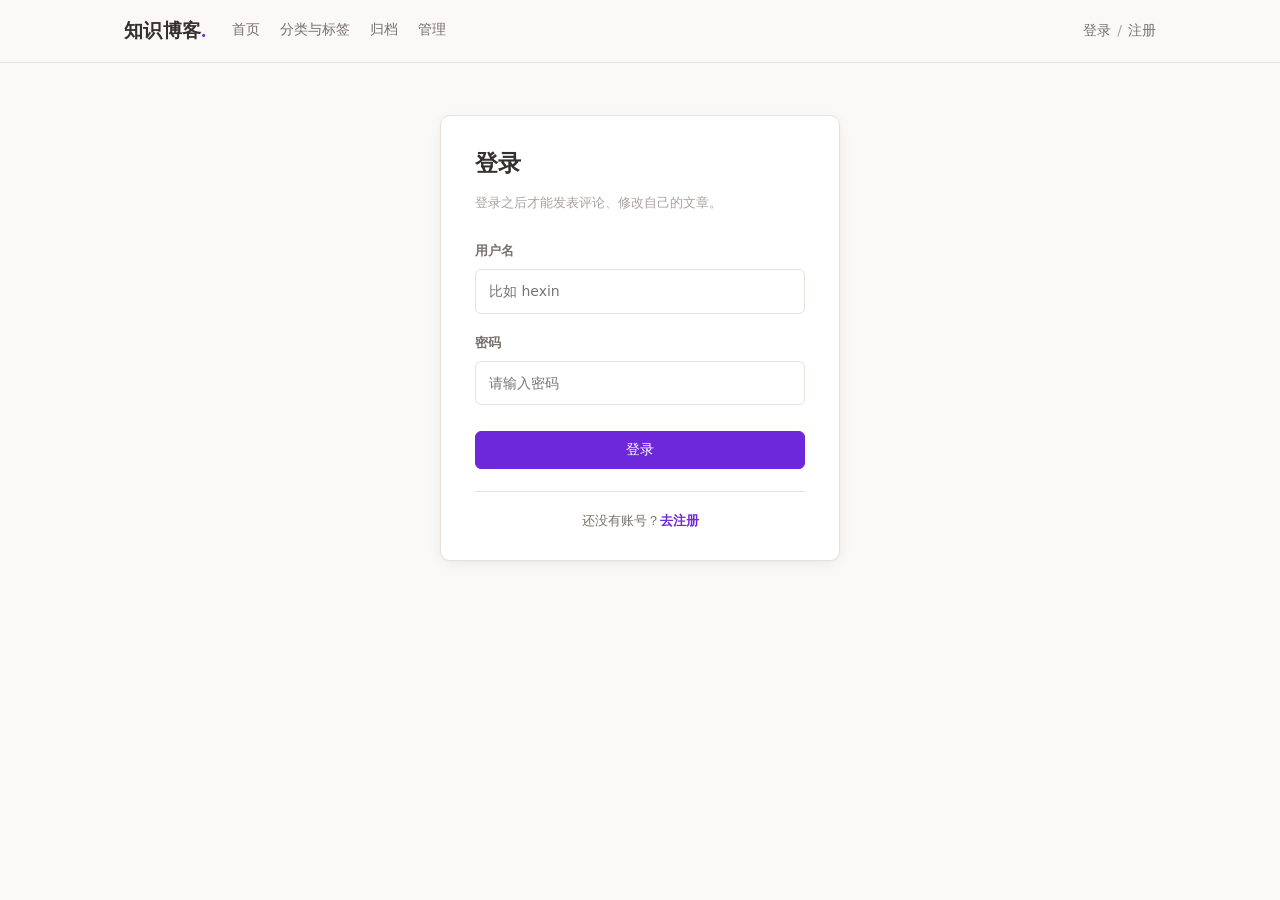
<file: src/main/resources/static/login.html>
<!DOCTYPE html>
<html lang="zh-CN">
<head>
    <meta charset="UTF-8">
    <meta name="viewport" content="width=device-width, initial-scale=1.0">
    <title>知识博客 · 登录</title>
    <link rel="stylesheet" href="css/style.css">
</head>
<body>

<!-- ==================== 顶部导航 ==================== -->
<header class="nav">
    <div class="nav-inner">
        <a class="brand" href="index.html">知识博客<span class="brand-dot">.</span></a>

        <nav class="nav-links">
            <a class="nav-link" href="index.html">首页</a>
            <a class="nav-link" href="browse.html">分类与标签</a>
            <a class="nav-link" href="archive.html">归档</a>
            <a class="nav-link" href="manage.html">管理</a>
        </nav>

        <!-- 这一页不放搜索框：正填着表呢，少一个能点走的地方 -->
        <div class="nav-right">
            <div class="who" id="who"></div>
        </div>
    </div>
</header>

<main class="layout layout-narrow">
    <div class="auth-card">
        <h1 class="auth-title">登录</h1>
        <p class="auth-sub">登录之后才能发表评论、修改自己的文章。</p>

        <!-- 后端报的错（密码不对、用户名不存在）显示在这，不留到 toast 里
             一闪而过 —— 用户往往需要照着提示再看一遍自己填了什么 -->
        <div class="auth-err" id="errBox"></div>

        <form id="loginForm">
            <div class="field">
                <label for="username">用户名</label>
                <input type="text" id="username" maxlength="50"
                       autocomplete="username" placeholder="比如 hexin">
            </div>

            <div class="field">
                <label for="password">密码</label>
                <input type="password" id="password" maxlength="100"
                       autocomplete="current-password" placeholder="请输入密码">
            </div>

            <div class="form-actions">
                <button class="btn btn-primary" type="submit" id="submitBtn">登录</button>
            </div>
        </form>

        <div class="auth-alt">
            还没有账号？<a href="register.html">去注册</a>
        </div>
    </div>
</main>

<script src="js/common.js"></script>
<script>
    /**
     * 登录页。
     *
     * 它做的事只有三件：
     *   1. 把用户名密码发给 POST /user/login
     *   2. 把返回的用户存进 localStorage（setMe）
     *   3. 跳回首页
     *
     * 第 2 步之后，每个页面导航栏里的 renderLoginState 都能读到这份状态 ——
     * 这就是"登录一次，全站认得你"的全部机制。后端始终是无状态的，
     * 没有会话，所以严格说这只是一份**浏览器自己记着的**身份，
     * 真正的权限判断仍然在后端（比如删文章会校验 operatorId 是不是作者本人）。
     */

    /** 显示一条错误 */
    function showError(message) {
        const box = $('#errBox');
        box.textContent = message;
        // 显隐交给 CSS 的 .show 类，这里不直接改 style.display ——
        // 样式的事统一留在样式表里，以后换配色不用回来改 JS
        box.classList.add('show');
    }

    /** 把错误收起来（每次重新提交前先收一次，免得看到上一次的旧提示） */
    function hideError() {
        $('#errBox').classList.remove('show');
    }

    /** 表单有没有填齐。这里只做"空不空"的检查，格式对不对交给后端 */
    function validate(username, password) {
        if (!username) {
            return '请输入用户名';
        }
        if (!password) {
            return '请输入密码';
        }
        return '';
    }

    async function doLogin(event) {
        // form 的默认提交会让浏览器整页刷新，那样错误提示和被拦下的请求
        // 全都白做了。所以先拦住它，后面自己决定怎么走
        event.preventDefault();

        const username = $('#username').value.trim();
        const password = $('#password').value;

        hideError();

        const problem = validate(username, password);
        if (problem) {
            showError(problem);
            return;
        }

        const btn = $('#submitBtn');
        btn.disabled = true;
        btn.textContent = '登录中…';

        try {
            const user = await postForm('/user/login', { username, password });

            // 返回的用户对象里没有密码 —— Service 层返回前抹掉了，
            // 所以可以整个存下来，不用挑字段
            setMe(user);
            toast('欢迎回来，' + user.username, 'ok');

            // 等提示条露个脸再跳。立刻跳的话页面一换，提示就看不见了
            setTimeout(() => { location.href = 'index.html'; }, 600);
        } catch (e) {
            // 用户名不存在和密码错误，后端统一报"用户名或密码错误" ——
            // 分开发提示的话，别人就能拿这个接口一个个试出哪些用户名已注册
            showError(e.message);
            btn.disabled = false;
            btn.textContent = '登录';
        }
    }

    $('#loginForm').addEventListener('submit', doLogin);
    renderLoginState('#who');
</script>

</body>
</html>
</file>
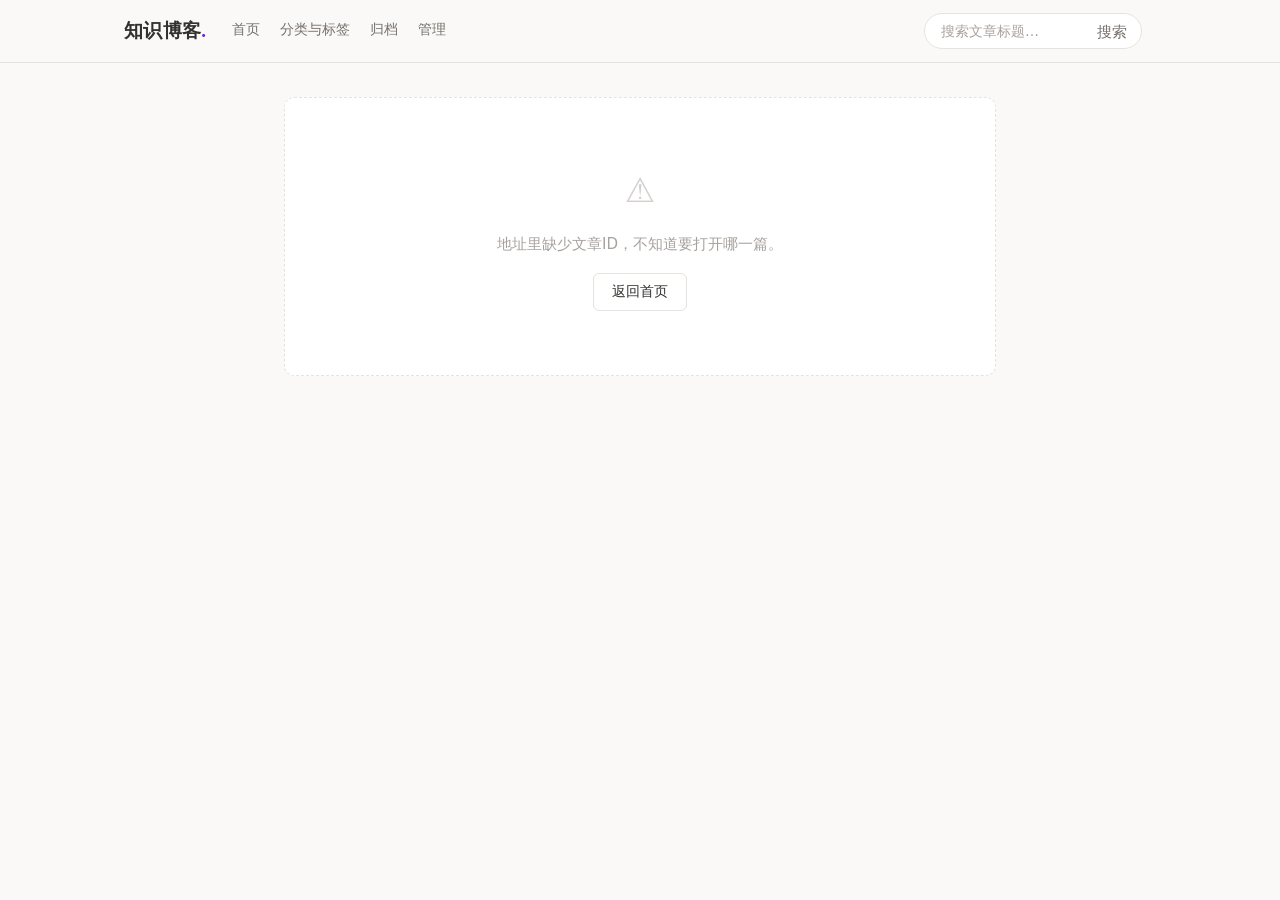
<file: src/main/resources/static/post.html>
<!DOCTYPE html>
<html lang="zh-CN">
<head>
    <meta charset="UTF-8">
    <meta name="viewport" content="width=device-width, initial-scale=1.0">
    <title>知识博客 · 文章</title>
    <link rel="stylesheet" href="css/style.css">
</head>
<body>

<!-- ==================== 顶部导航 ==================== -->
<header class="nav">
    <div class="nav-inner">
        <a class="brand" href="index.html">知识博客<span class="brand-dot">.</span></a>

        <nav class="nav-links">
            <a class="nav-link" href="index.html">首页</a>
            <a class="nav-link" href="browse.html">分类与标签</a>
            <a class="nav-link" href="archive.html">归档</a>
            <a class="nav-link" href="manage.html">管理</a>
        </nav>

        <div class="nav-right">
            <form class="search-box" id="searchForm">
                <input type="text" id="searchInput" placeholder="搜索文章标题…" autocomplete="off">
                <button type="submit" title="搜索">搜索</button>
            </form>

            <div class="who" id="who"></div>
        </div>
    </div>
</header>

<main class="layout layout-narrow">
    <!-- 文章本体；内容由 JS 填进来 -->
    <article class="post-detail" id="postDetail">
        <div class="loading">正在加载…</div>
    </article>

    <!-- ==================== 评论区 ==================== -->
    <section class="comment-section" id="commentSection" hidden>
        <h2 class="section-title">评论 <span class="count" id="commentCount">0</span></h2>

        <!-- 发表新评论 -->
        <div class="comment-editor">
            <textarea id="commentInput" rows="3"
                      placeholder="说点什么…（发表前请先登录）"></textarea>
            <div class="editor-foot">
                <span class="editor-hint" id="editorHint"></span>
                <button class="btn btn-primary" id="submitComment">发表评论</button>
            </div>
        </div>

        <!-- 评论列表 -->
        <div class="comment-list" id="commentList"></div>
    </section>
</main>

<!--
    回复表单。
    平时藏在这儿（hidden），点某条评论的"回复"时会被整块挪进那条评论里。
    做成"一个表单到处挪"而不是每条评论各带一个，是为了用户打字打一半
    改去回复别人时，已经敲进去的字不会丢。
-->
<div class="reply-form" id="replyForm" hidden>
    <textarea rows="2"></textarea>
    <div class="editor-foot">
        <button class="btn" onclick="cancelReply()">取消</button>
        <button class="btn btn-primary" id="sendReply">回复</button>
    </div>
</div>

<script src="js/common.js"></script>
<script>
    /**
     * 文章详情页 —— 读正文、看标签、发评论。
     *
     * 几点需要说明的：
     *
     * 1. /article/{id} 这个接口每调一次，数据库里的浏览量就 +1。
     *    所以整个页面只在开头调一次，后面任何刷新评论之类的操作
     *    都不能再碰它，否则用户点几下浏览量就飞了。
     *
     * 2. 评论只有两层：顶层评论 + 它下面的回复。
     *    后端返回的是一个扁平列表（带 parentId），要在这里按 parentId
     *    分成组。回复的回复会被后端"提级"到同一个顶层评论下，
     *    所以前端只处理两层就够了，不用递归。
     *
     * 3. "回复"表单不是每次都新建，而是页面上放一个、需要时用 DOM
     *    挪到目标评论下面。这样用户打字打一半去点别的回复，
     *    已经输入的内容不会丢。
     */

    /** 这一页要用到的数据 */
    const state = {
        articleId: null,   // 当前文章ID，从地址栏来
        post: null,        // 文章详情
        tags: [],          // 这篇文章已贴的标签
        allTags: [],       // 系统里全部标签，用来生成"添加标签"下拉
        comments: [],      // 这篇文章的全部评论（含回复，扁平结构）
        users: [],         // 全部用户，用来把 userId 显示成名字
        replyTarget: null, // 正在回复哪条评论的ID；null 表示没在回复
        following: false   // 我关注了这篇文章的作者没有
    };

    // ==================== 启动 ====================

    async function init() {
        const id = new URLSearchParams(location.search).get('id');
        if (!id) {
            showFatal('地址里缺少文章ID，不知道要打开哪一篇。');
            return;
        }
        state.articleId = Number(id);

        // 用户列表（显示名字）和标签表（加标签用）互不依赖，一起请求
        try {
            const [users, allTags] = await Promise.all([
                get('/user/list'),
                get('/tag/list')
            ]);
            state.users = users;
            state.allTags = allTags;
        } catch (e) {
            showFatal('加载基础数据失败：' + e.message);
            return;
        }

        renderLoginState('#who');
        initSearchBox();
        bindEvents();

        await loadPost();
        if (state.post) {
            await loadComments();
        }
    }

    /** 页面级错误：整页只显示一句提示，不显示半截界面 */
    function showFatal(message) {
        $('#postDetail').innerHTML = '<div class="empty">'
            + '<span class="empty-icon">⚠</span>'
            + '<div class="empty-text">' + escapeHtml(message) + '</div>'
            + '<a class="btn" href="index.html" style="margin-top:16px">返回首页</a>'
            + '</div>';
    }

    // ==================== 加载文章 ====================

    async function loadPost() {
        // 带上 operatorId：草稿只有作者本人和管理员打得开。
        // 不带你自己的身份，后端只能按游客处理 —— 已发布的照样看，
        // 草稿会回一句"文章不存在"
        const me = getMe();

        try {
            // 这一次调用会把浏览量 +1，所以只调这一次（草稿不计）
            state.post = await get(withQuery('/article/' + state.articleId,
                me ? { operatorId: me.userId } : {}));
            state.tags = await get('/article/' + state.articleId + '/tags');
        } catch (e) {
            showFatal('这篇文章打不开了：' + e.message);
            return;
        }

        // 关注状态要等文章拿到手才知道该查谁（作者的 user_id 在文章里）。
        // 游客不查 —— 后端对没带 followerId 的请求一律回 false，
        // 问了也是白问，还多一次往返。
        if (me) {
            try {
                state.following = await get(withQuery('/follow/status',
                    { followerId: me.userId, targetId: state.post.userId }));
            } catch (e) {
                // 查不到就当没关注：按钮显示成"+ 关注"，点一下照样能用。
                // 比整页报错强 —— 关注只是这一页的一个附属功能
                state.following = false;
            }
        }

        renderPost();
    }

    function renderPost() {
        const post = state.post;
        const author = nameOfUser(post.userId);
        // 只有作者本人或管理员能改这篇文章，别人看不到编辑/删除按钮
        const editable = canTouch(post.userId);

        let html = ''
            + '<a class="back-link" href="index.html">← 返回列表</a>'
            // 草稿顶上挂条明显的提示。不然作者自己打开这篇、
            // 看着和已发布的没两样，会以为早就发出去了
            + (post.status === 0
                ? '<div class="draft-banner">'
                    + '<strong>这是一篇草稿</strong>'
                    + '<span>只有你和管理员看得到，不会出现在首页、分类页和搜索结果里。</span>'
                    + '<a href="manage.html?edit=' + post.articleId + '">去发布 →</a>'
                  + '</div>'
                : '')
            + '<div class="post-header">'
            +   '<h1>' + escapeHtml(post.title) + '</h1>'
            +   '<div class="post-meta">'
            +     '<span class="meta-item">' + escapeHtml(author) + '</span>'
            +     followButtonHtml()
            +     '<span class="meta-item">' + formatTime(post.createTime) + '</span>'
            +     '<span class="meta-item">' + (post.viewCount || 0) + ' 次浏览</span>'
            +     (post.updateTime && post.updateTime !== post.createTime
                        ? '<span class="meta-item">最后修改于 ' + formatTime(post.updateTime) + '</span>'
                        : '')
            +   '</div>'
            + '</div>'
            /*
             * 正文改用后端渲染好的 contentHtml 了。
             *
             * 这里**故意不再套 escapeHtml**：contentHtml 里就是我们想要的那些
             * <h2> <p> <code> 标签，再转义一遍会把它们全变成页面上一堆
             * 看得见的标签文字。之所以敢直接塞 HTML，是因为转义已经在
             * 服务端做完了 —— 渲染器配置了 escapeHtml(true)，用户在正文里
             * 手写的原生 HTML 早被变成文字了，能到这里的标签都是渲染器自己生成的。
             *
             * 顺带把 plain 这个类去掉：它会让 white-space 变成 pre-wrap，
             * 那会把 HTML 标签之间的换行也当回事，段落之间凭空多出空白。
             *
             * 万一 contentHtml 是空的（老接口、异常），退回显示转义后的原文 ——
             * 排版会丢，但内容还在，比直接白屏强
             */
            + '<div class="post-content markdown-body">'
            +   (post.contentHtml
                    ? post.contentHtml
                    : '<p>' + escapeHtml(post.content) + '</p>')
            + '</div>'
            + '<div class="tag-row" id="tagBox"></div>'
            + (editable
                ? '<div class="detail-actions">'
                    + '<a class="btn" href="manage.html?edit=' + post.articleId + '">编辑</a>'
                    + '<button class="btn btn-danger" id="deletePost">删除这篇文章</button>'
                  + '</div>'
                : '');

        $('#postDetail').innerHTML = html;

        renderTags();
        $('#commentSection').hidden = false;

        if (editable) {
            $('#deletePost').addEventListener('click', removePost);
        }

        // 关注按钮不是每篇都有（自己的文章上就没有），
        // 所以要先确认它真的被画出来了再绑事件
        const followBtn = $('#followBtn');
        if (followBtn) {
            followBtn.addEventListener('click', toggleFollow);
        }
    }

    // ==================== 关注作者 ====================

    /**
     * 作者名字旁边那个关注按钮。
     *
     * 三种情况不画按钮：
     *   1. 这是自己的文章 —— 自己关注自己没有意义，后端也会拒绝。
     *      判断和编辑/删除按钮一样用 post.userId 比，不用问后端。
     *   2. 游客 —— 不过这里**仍然画出按钮**，点的时候再提示去登录。
     *      这和评论区的做法一致（"还没登录，发表前请先登录"），
     *      比整个按钮凭空消失好理解：用户至少知道有这么一个功能。
     *
     * @returns {string} 按钮的 HTML；不该出现时返回空串
     */
    function followButtonHtml() {
        const me = getMe();

        // 自己的文章不显示
        if (me && me.userId === state.post.userId) {
            return '';
        }

        const label = state.following ? '已关注' : '+ 关注';
        // 已关注时用朴素样式、未关注时用主色 —— 视觉上引导"去关注"，
        // 但已关注的按钮不能太显眼，否则整页最抢眼的是个"取消"入口
        const style = state.following ? '' : ' btn-primary';

        return '<button class="btn btn-sm follow-btn' + style + '" id="followBtn" type="button">'
            + label + '</button>';
    }

    /**
     * 点关注按钮：已关注就取关，没关注就关注。
     *
     * 成功后重新 renderPost() 一次，而不是手动改按钮上的文字 ——
     * 关注状态还影响别的东西（以后可能加粉丝数之类），
     * 重新画一遍最不容易漏。renderPost 是纯渲染，重画是安全的。
     */
    async function toggleFollow() {
        const me = getMe();
        if (!me) {
            toast('请先登录再关注');
            return;
        }

        const targetId = state.post.userId;
        const wasFollowing = state.following;

        try {
            if (wasFollowing) {
                await del(withQuery('/follow/' + targetId, { followerId: me.userId }));
            } else {
                await post(withQuery('/follow/' + targetId, { followerId: me.userId }));
            }
        } catch (e) {
            toast(e.message, 'err');
            return;
        }

        // 先反转发完提示再重画 —— renderPost 会重建整个 postDetail，
        // 顺序反过来的话 toast 倒是不受影响（它挂在 body 上），
        // 但按钮的选中态会和提示文案对不上，看着别扭
        state.following = !wasFollowing;
        toast(wasFollowing ? '已取消关注' : '关注成功，他的新文章会出现在首页「推荐」里', 'ok');
        renderPost();
    }

    // ==================== 标签 ====================

    function renderTags() {
        const box = $('#tagBox');
        const editable = canTouch(state.post.userId);

        // 已经贴上的标签，做成小药丸；有权限的话每颗后面挂个 ×
        let html = state.tags.map(tag =>
            '<span class="tag-chip">' + escapeHtml(tag.name)
            + (editable
                ? '<button class="chip-x" title="取消这个标签" onclick="removeTag(' + tag.tagId + ')">×</button>'
                : '')
            + '</span>'
        ).join('');

        // 还没贴过的标签放进下拉框，选一下就贴上去
        if (editable) {
            const used = new Set(state.tags.map(t => t.tagId));
            const rest = state.allTags.filter(t => !used.has(t.tagId));

            if (rest.length) {
                html += '<select class="tag-add" id="tagAddSelect">'
                    + '<option value="">+ 添加标签</option>'
                    + rest.map(t => '<option value="' + t.tagId + '">' + escapeHtml(t.name) + '</option>').join('')
                    + '</select>';
            }
        }

        if (!html) {
            html = '<span class="meta-item">（这篇文章没有标签）</span>';
        }

        box.innerHTML = html;

        const select = $('#tagAddSelect');
        if (select) {
            select.addEventListener('change', () => {
                if (select.value) {
                    addTag(Number(select.value));
                }
            });
        }
    }

    async function addTag(tagId) {
        const me = getMe();
        try {
            await post(withQuery('/article/' + state.articleId + '/tag/' + tagId,
                { operatorId: me.userId }));
            toast('标签已添加', 'ok');
            // 重新拉一遍标签，让页面显示的和数据库保持一致
            state.tags = await get('/article/' + state.articleId + '/tags');
            renderTags();
        } catch (e) {
            toast(e.message, 'err');
            renderTags();   // 失败时把下拉框复位到"未选择"
        }
    }

    /** 取消某个标签。写成全局是为了让药丸上的 × 按钮能调到 */
    async function removeTag(tagId) {
        const me = getMe();
        try {
            await del(withQuery('/article/' + state.articleId + '/tag/' + tagId,
                { operatorId: me.userId }));
            toast('标签已取消', 'ok');
            state.tags = await get('/article/' + state.articleId + '/tags');
            renderTags();
        } catch (e) {
            toast(e.message, 'err');
        }
    }

    async function removePost() {
        if (!confirm('确定要删除这篇文章吗？\n它下面的评论和标签关联会一起删掉，删了就找不回来了。')) {
            return;
        }
        const me = getMe();
        try {
            await del(withQuery('/article/' + state.articleId, { operatorId: me.userId }));
            toast('文章已删除', 'ok');
            setTimeout(() => location.href = 'index.html', 800);
        } catch (e) {
            toast(e.message, 'err');
        }
    }

    // ==================== 评论区 ====================

    async function loadComments() {
        try {
            state.comments = await get('/comment/article/' + state.articleId);
        } catch (e) {
            toast('评论加载失败：' + e.message, 'err');
            return;
        }
        renderComments();
    }

    function renderComments() {
        const list = $('#commentList');

        // 先记下"刚才正在回复谁"。下面重建完要接着回复，
        // 否则用户打到一半去删了条评论，输入框就没了，白打
        const keepReplying = state.replyTarget;

        /*
         * 回复表单可能正挂在某条评论里面，而下面那句 innerHTML 会把
         * 评论区整个重建 —— 表单元素会被一起销毁，之后 $('#replyForm')
         * 就变成 null 了，再点"回复"直接报错。
         *
         * 所以先把表单拎回 body 藏好，重建完再挂回去。
         * appendChild 会自动把元素从原来的位置摘走，不用先 remove。
         */
        const form = $('#replyForm');
        if (form) {
            form.hidden = true;
            document.body.appendChild(form);
        }
        state.replyTarget = null;

        $('#commentCount').textContent = state.comments.length;

        // 顶层评论：没有 parentId 的那些
        const tops = state.comments.filter(c => !c.parentId);

        if (!tops.length) {
            list.innerHTML = emptyHtml('还没有评论，来说第一句吧', null, '💬');
        } else {
            list.innerHTML = tops.map(top => {
                // 属于这条顶层评论的回复。后端返回的是倒序，
                // 这里翻成正序，让对话按时间从上往下读
                const replies = state.comments
                    .filter(c => c.parentId === top.commentId)
                    .sort((a, b) => new Date(a.createTime) - new Date(b.createTime));

                return '<div class="comment-group">'
                    + commentHtml(top, false)
                    + '<div class="reply-list">' + replies.map(r => commentHtml(r, true)).join('') + '</div>'
                    + '</div>';
            }).join('');
        }

        // 刚才回复的那条评论如果还在（没被删掉），把回复框接回去
        if (keepReplying && document.getElementById('comment-' + keepReplying)) {
            startReply(keepReplying);
        }
    }

    /** 一条评论（顶层或回复）的 HTML */
    function commentHtml(comment, isReply) {
        const me = getMe();
        const isMine = me && me.userId === comment.userId;

        // 回复里要显示"回复 @某某"。被回复人由后端算好，
        // 前端只管显示，不参与判断
        const replyHint = (isReply && comment.replyToUserId)
            ? '<span class="reply-to">回复 @' + escapeHtml(nameOfUser(comment.replyToUserId)) + '</span>'
            : '';

        return '<div class="comment' + (isReply ? ' reply' : '') + '" id="comment-' + comment.commentId + '">'
            + '<div class="comment-head">'
            +   '<span class="comment-author' + (isMine ? ' is-mine' : '') + '">'
            +     escapeHtml(nameOfUser(comment.userId)) + '</span>'
            +   replyHint
            +   '<span class="comment-time">' + formatTime(comment.createTime) + '</span>'
            + '</div>'
            + '<div class="comment-text">' + escapeHtml(comment.content) + '</div>'
            + '<div class="comment-actions">'
            +   '<button onclick="startReply(' + comment.commentId + ')">回复</button>'
            +   (canTouch(comment.userId)
                ? '<button class="danger" onclick="removeComment(' + comment.commentId + ')">删除</button>'
                : '')
            + '</div>'
            // 回复表单平时藏在这儿，点"回复"时会被挪到目标评论后面
            + '</div>';
    }

    /** 点"回复"：把回复表单挪到这条评论下面 */
    function startReply(commentId) {
        if (!getMe()) {
            toast('请先登录再回复');
            return;
        }

        const target = document.getElementById('comment-' + commentId);
        const form = $('#replyForm');

        // 再点一次同一条 = 收起
        if (state.replyTarget === commentId) {
            form.hidden = true;
            state.replyTarget = null;
            return;
        }

        state.replyTarget = commentId;
        form.hidden = false;
        target.appendChild(form);

        const input = form.querySelector('textarea');
        input.placeholder = '回复 @' + nameOfCommentAuthor(commentId) + '…';
        input.focus();
    }

    function nameOfCommentAuthor(commentId) {
        const comment = state.comments.find(c => c.commentId === commentId);
        return comment ? nameOfUser(comment.userId) : '';
    }

    /** 发一条评论。parentId 为空就是直接评论文章，有值就是回复 */
    async function submitComment(content, parentId) {
        const me = getMe();
        if (!me) {
            toast('请先登录再发表');
            return false;
        }
        if (!content.trim()) {
            toast('评论内容不能是空的');
            return false;
        }

        const body = {
            content: content.trim(),
            userId: me.userId,
            articleId: state.articleId
        };
        // 只有回复才带 parentId。直接评论文章时不能传这个字段，
        // 传了 null 和不传是一回事，但少写一个字段更不容易出错
        if (parentId) {
            body.parentId = parentId;
        }

        try {
            await post('/comment/add', body);
            toast('发表成功', 'ok');
            return true;
        } catch (e) {
            toast(e.message, 'err');
            return false;
        }
    }

    /** 删除一条评论。写成全局是为了让评论上的删除按钮能调到 */
    async function removeComment(commentId) {
        const me = getMe();
        const isTop = !state.comments.find(c => c.commentId === commentId).parentId;
        const warning = isTop
            ? '确定删除这条评论吗？它下面的回复会一起删掉。'
            : '确定删除这条回复吗？';

        if (!confirm(warning)) {
            return;
        }
        try {
            await del(withQuery('/comment/' + commentId, { operatorId: me.userId }));
            toast('已删除', 'ok');
            await loadComments();
        } catch (e) {
            toast(e.message, 'err');
        }
    }

    // ==================== 事件绑定 ====================

    function bindEvents() {
        $('#submitComment').addEventListener('click', async () => {
            const input = $('#commentInput');
            if (await submitComment(input.value, null)) {
                input.value = '';
                await loadComments();
            }
        });

        // 提示当前能不能评论 —— 没登录的话按钮点了也白点，
        // 提前说清楚比点完再弹错误友好
        updateEditorHint();
    }

    function updateEditorHint() {
        const me = getMe();
        $('#editorHint').textContent = me
            ? '当前身份：' + me.username
            : '还没登录，发表前请先登录';
    }

    // ==================== 小工具 ====================

    /** 这一页到处都要把 userId 换成名字，包一层省得每次都写 state.users */
    function nameOfUser(userId) {
        return userNameOf(state.users, userId);
    }

    // ==================== 回复表单的事件 ====================

    // 回复表单的按钮不能写在 bindEvents 里 —— 那时候 init 还没跑完，
    // 而这段代码在脚本最后，元素肯定已经在了
    $('#sendReply').addEventListener('click', async () => {
        const input = document.querySelector('#replyForm textarea');
        if (await submitComment(input.value, state.replyTarget)) {
            input.value = '';
            $('#replyForm').hidden = true;
            state.replyTarget = null;
            await loadComments();
        }
    });

    /** 收起回复框 */
    function cancelReply() {
        const form = $('#replyForm');
        form.querySelector('textarea').value = '';
        form.hidden = true;
        state.replyTarget = null;
    }

    init();
</script>
</body>
</html>
</file>
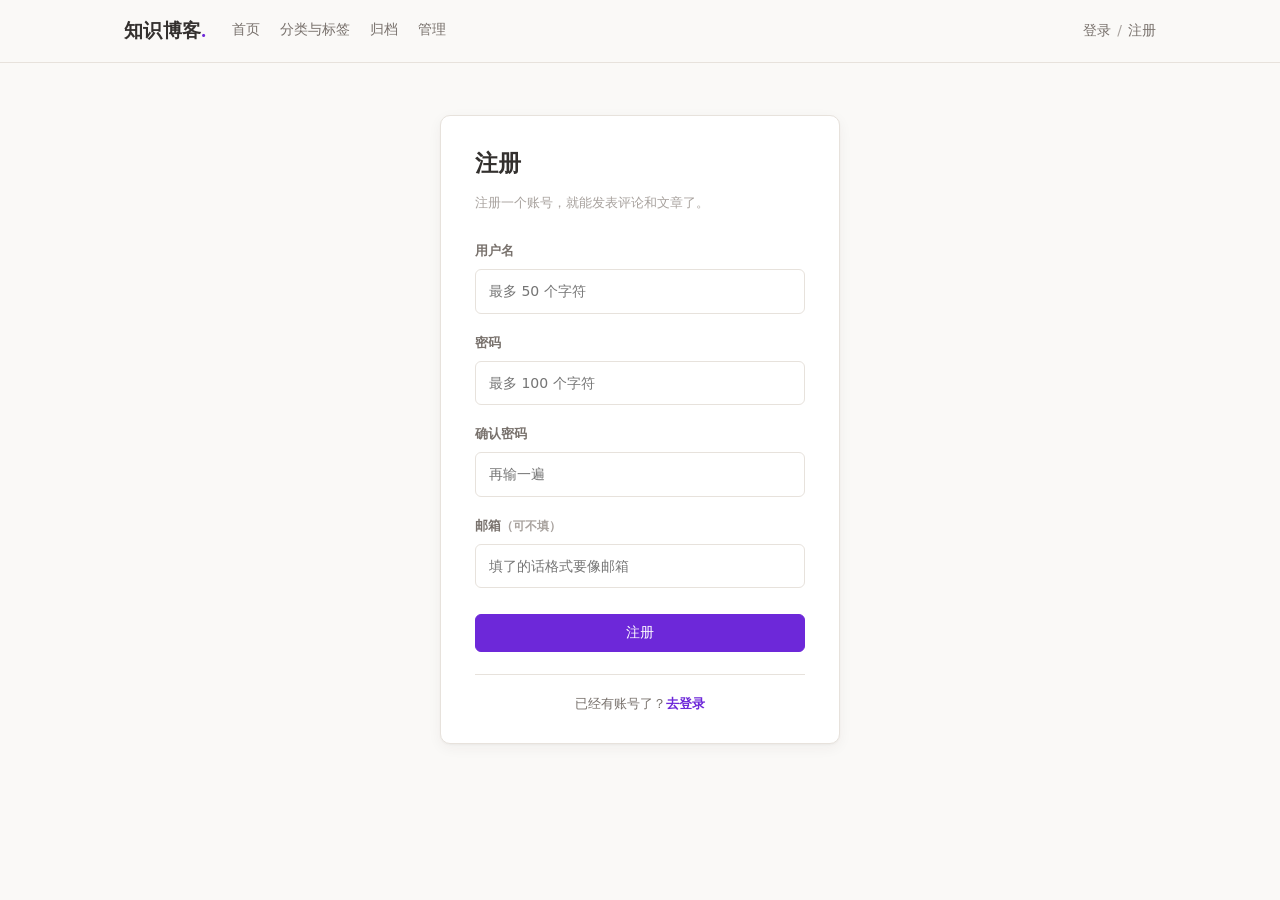
<file: src/main/resources/static/register.html>
<!DOCTYPE html>
<html lang="zh-CN">
<head>
    <meta charset="UTF-8">
    <meta name="viewport" content="width=device-width, initial-scale=1.0">
    <title>知识博客 · 注册</title>
    <link rel="stylesheet" href="css/style.css">
</head>
<body>

<!-- ==================== 顶部导航 ==================== -->
<header class="nav">
    <div class="nav-inner">
        <a class="brand" href="index.html">知识博客<span class="brand-dot">.</span></a>

        <nav class="nav-links">
            <a class="nav-link" href="index.html">首页</a>
            <a class="nav-link" href="browse.html">分类与标签</a>
            <a class="nav-link" href="archive.html">归档</a>
            <a class="nav-link" href="manage.html">管理</a>
        </nav>

        <div class="nav-right">
            <div class="who" id="who"></div>
        </div>
    </div>
</header>

<main class="layout layout-narrow">
    <div class="auth-card">
        <h1 class="auth-title">注册</h1>
        <p class="auth-sub">注册一个账号，就能发表评论和文章了。</p>

        <div class="auth-err" id="errBox"></div>

        <form id="registerForm">
            <div class="field">
                <label for="username">用户名</label>
                <input type="text" id="username" maxlength="50"
                       autocomplete="username" placeholder="最多 50 个字符">
                <!-- 上限写 50 不是随手定的，和 schema.sql 里
                     username VARCHAR(50) 对齐；两边对不上，
                     用户能在前端填下一个数据库根本存不下的值 -->
            </div>

            <div class="field">
                <label for="password">密码</label>
                <input type="password" id="password" maxlength="100"
                       autocomplete="new-password" placeholder="最多 100 个字符">
            </div>

            <div class="field">
                <label for="password2">确认密码</label>
                <input type="password" id="password2" maxlength="100"
                       autocomplete="new-password" placeholder="再输一遍">
                <!-- 确认密码只在前端比对，不发给后端 —— 后端收到的
                     永远只有一个密码字段，没有"两个密码要不要一致"这回事 -->
            </div>

            <div class="field">
                <label for="email">邮箱<span class="field-hint">（可不填）</span></label>
                <input type="email" id="email" maxlength="100"
                       autocomplete="email" placeholder="填了的话格式要像邮箱">
            </div>

            <div class="form-actions">
                <button class="btn btn-primary" type="submit" id="submitBtn">注册</button>
            </div>
        </form>

        <div class="auth-alt">
            已经有账号了？<a href="login.html">去登录</a>
        </div>
    </div>
</main>

<script src="js/common.js"></script>
<script>
    /**
     * 注册页。
     *
     * 走的是 POST /user/register，和后台管理页"新增用户"用的是同一个接口 ——
     * "用户名不能重复"这条规则只在 Service 层写了一遍，两边不用各维护一份。
     *
     * 注册成功后**顺手帮用户登上**，省得再回登录页敲一遍刚设的密码。
     */

    function showError(message) {
        const box = $('#errBox');
        box.textContent = message;
        box.classList.add('show');
    }

    function hideError() {
        $('#errBox').classList.remove('show');
    }

    /**
     * 前端能自己判断的几条，先拦下来 —— 省一次网络往返，
     * 也省得让用户等着看完后端的报错才发现两次密码打的不一样。
     * 判断不了的（用户名重名、邮箱格式）留给后端。
     */
    function validate(username, password, confirm) {
        if (!username) {
            return '请输入用户名';
        }
        if (!password) {
            return '请输入密码';
        }
        if (password !== confirm) {
            return '两次输入的密码不一样';
        }
        return '';
    }

    async function doRegister(event) {
        event.preventDefault();

        const username = $('#username').value.trim();
        const password = $('#password').value;
        const confirm = $('#password2').value;
        const email = $('#email').value.trim();

        hideError();

        const problem = validate(username, password, confirm);
        if (problem) {
            showError(problem);
            return;
        }

        const btn = $('#submitBtn');
        btn.disabled = true;
        btn.textContent = '提交中…';

        try {
            // 请求体里**故意不放 role**。
            // UserServiceImpl.register 只在 role 为 null 时才把新用户
            // 降级成普通用户，传了 role 它照单全收 —— 前端把 role 填上去，
            // 就等于把"注册成管理员"这个选项直接摆在页面上。
            // 邮箱为空时也整个字段不传：传空串会走到 @Email 的校验上。
            const payload = { username, password };
            if (email) {
                payload.email = email;
            }
            await post('/user/register', payload);

            // 注册接口返回的用户对象里已经抹掉了密码，但为了和别处拿到
            // 的对象形状完全一致（登录返回的也不含密码），这里重新登录一次。
            // 顺带也验证了一遍"刚设的密码确实能登进来"。
            const user = await postForm('/user/login', { username, password });
            setMe(user);

            toast('注册成功，欢迎「' + user.username + '」', 'ok');

            // 等提示条露个脸再跳
            setTimeout(() => { location.href = 'index.html'; }, 700);
        } catch (e) {
            showError(e.message);
            btn.disabled = false;
            btn.textContent = '注册';
        }
    }

    $('#registerForm').addEventListener('submit', doRegister);
    renderLoginState('#who');
</script>

</body>
</html>
</file>
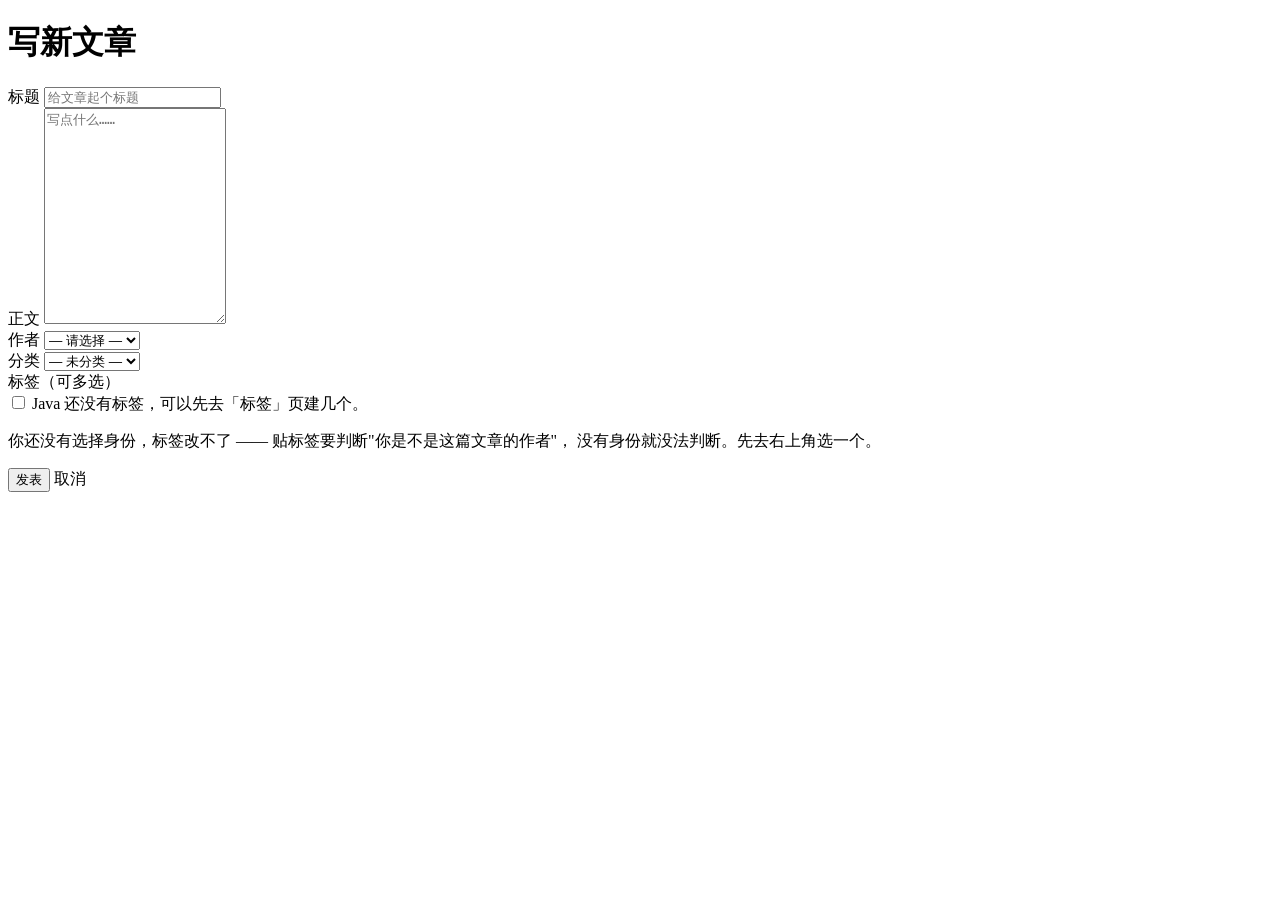
<file: src/main/resources/templates/admin/article-form.html>
<!DOCTYPE html>
<!--
  文章表单页 —— 新增和修改共用这一个模板。

  这是 Thymeleaf 表单最典型的样子，三件事必须配对：

    1. form 上写 th:object="${article}"  —— 说清楚"这个表单绑的是哪个对象"
    2. 输入框写 th:field="*{title}"      —— 星号表示"当前对象下的字段"
    3. 错误提示写 th:errors="*{title}"   —— 同一套路径，显示校验失败的提示

  th:field 会自动做三件事：填上 value、拼好 name 属性、以及回显用户上次输的内容。
  比手写 name="title" th:value="${article.title}" 少写一半，还不容易写错字段名。
-->
<html lang="zh-CN" xmlns:th="http://www.thymeleaf.org">

<head th:replace="~{admin/layout :: head(${article.articleId == null ? '写新文章' : '修改文章'})}"></head>

<body>

<nav th:replace="~{admin/layout :: nav('articles')}"></nav>

<main class="adm-wrap">

    <div th:replace="~{admin/layout :: flash}"></div>

    <h1 class="adm-h1"
        th:text="${article.articleId == null ? '写新文章' : '修改文章 #' + article.articleId}">写新文章</h1>

    <!--
      action 要区分"新增"和"修改"，这两件事后端处理的方法都不一样：
        新增 → POST /admin/articles
        修改 → POST /admin/articles/{id}

      写法上用了一个三元表达式。为什么不写成两个一模一样的表单加 th:if？
      因为那样字段和错误提示都得抄两遍，改一处漏一处的风险很大。

      地址是用字符串拼的，没有用 @{...} 那种写法。@{} 擅长把参数拼成
      ?a=1&b=2 的查询串，而这里拼的是路径本身，直接拼更清楚。
    -->
    <form method="post" th:object="${article}" class="adm-form"
          th:action="${article.articleId == null ? '/admin/articles' : '/admin/articles/' + article.articleId}">

        <!--
          修改时才需要这个隐藏字段。

          它存在的唯一理由是"让校验能过"：修改分组下 articleId 是必填规则，
          表单里没有这个字段的话，提交上来 articleId 就是 null，校验直接判失败。
          真正用哪个 ID 以地址栏为准（控制器里会覆盖掉这个值）。
        -->
        <input type="hidden" th:if="${article.articleId != null}" th:field="*{articleId}">

        <!-- ==================== 标题 ==================== -->
        <div class="adm-field">
            <label class="adm-label" for="title">标题</label>
            <input class="adm-input" id="title" type="text" th:field="*{title}"
                   placeholder="给文章起个标题">

            <!--
              错误提示。th:errors 会把校验失败时那条中文提示（写在实体类的
              注解 message 里）显示出来；没出错时整个 div 不渲染。
            -->
            <div class="adm-field-err" th:if="${#fields.hasErrors('title')}" th:errors="*{title}"></div>
        </div>

        <!-- ==================== 正文 ==================== -->
        <div class="adm-field">
            <label class="adm-label" for="content">正文</label>
            <textarea class="adm-textarea" id="content" rows="14" th:field="*{content}"
                      placeholder="写点什么……"></textarea>
            <div class="adm-field-err" th:if="${#fields.hasErrors('content')}" th:errors="*{content}"></div>
        </div>

        <div class="adm-field-row">
            <!-- ==================== 作者 ==================== -->
            <div class="adm-field">
                <label class="adm-label" for="userId">作者</label>
                <select class="adm-select" id="userId" th:field="*{userId}">
                    <option value="">— 请选择 —</option>
                    <option th:each="u : ${allUsers}"
                            th:value="${u.userId}"
                            th:text="${u.role != null and u.role == 1 ? u.username + '（管理员）' : u.username}">
                    </option>
                </select>
                <div class="adm-field-err" th:if="${#fields.hasErrors('userId')}" th:errors="*{userId}"></div>
            </div>

            <!-- ==================== 分类 ==================== -->
            <div class="adm-field">
                <label class="adm-label" for="categoryId">分类</label>
                <select class="adm-select" id="categoryId" th:field="*{categoryId}">
                    <!-- 分类可以不选，存进去就是 null，列表里显示"未分类" -->
                    <option value="">— 未分类 —</option>
                    <option th:each="c : ${allCategories}"
                            th:value="${c.categoryId}"
                            th:text="${c.name}">学习笔记</option>
                </select>
            </div>
        </div>

        <!-- ==================== 标签 ==================== -->
        <div class="adm-field">
            <label class="adm-label">标签（可多选）</label>

            <!--
              标签和文章是多对多关系，靠中间表 article_tag 记录。
              表单这边用一组复选框表示：勾上就是"要贴"，取消勾选就是"要摘掉"。

              注意这些复选框**没有**用 th:field —— th:field 只能绑单个值，
              绑不了"一组中选中了哪几个"。所以这里手写 name 和 th:checked，
              提交上来是一个 tagIds 数组，控制器里接成 List<Integer>。

              没选身份时整个区域禁用：贴标签要判权限（只有作者本人或管理员能改），
              没有身份就没有 operatorId，后端做不了这件事。
            -->
            <div class="adm-tag-picker" th:classappend="${session.currentUser == null ? 'adm-disabled' : ''}">
                <label class="adm-check" th:each="t : ${allTags}">
                    <input type="checkbox" name="tagIds" th:value="${t.tagId}"
                           th:checked="${tagIds.contains(t.tagId)}"
                           th:disabled="${session.currentUser == null}">
                    <span th:text="${t.name}">Java</span>
                </label>
                <span class="adm-soft" th:if="${allTags.isEmpty()}">
                    还没有标签，可以先去「标签」页建几个。
                </span>
            </div>

            <p class="adm-hint" th:if="${session.currentUser == null}">
                你还没有选择身份，标签改不了 —— 贴标签要判断"你是不是这篇文章的作者"，
                没有身份就没法判断。先去右上角选一个。
            </p>
        </div>

        <!-- ==================== 按钮 ==================== -->
        <div class="adm-form-actions">
            <button class="btn btn-primary" type="submit"
                    th:text="${article.articleId == null ? '发表' : '保存修改'}">发表</button>
            <a class="btn" th:href="@{/admin/articles}">取消</a>
        </div>

    </form>

</main>

</body>
</html>
</file>
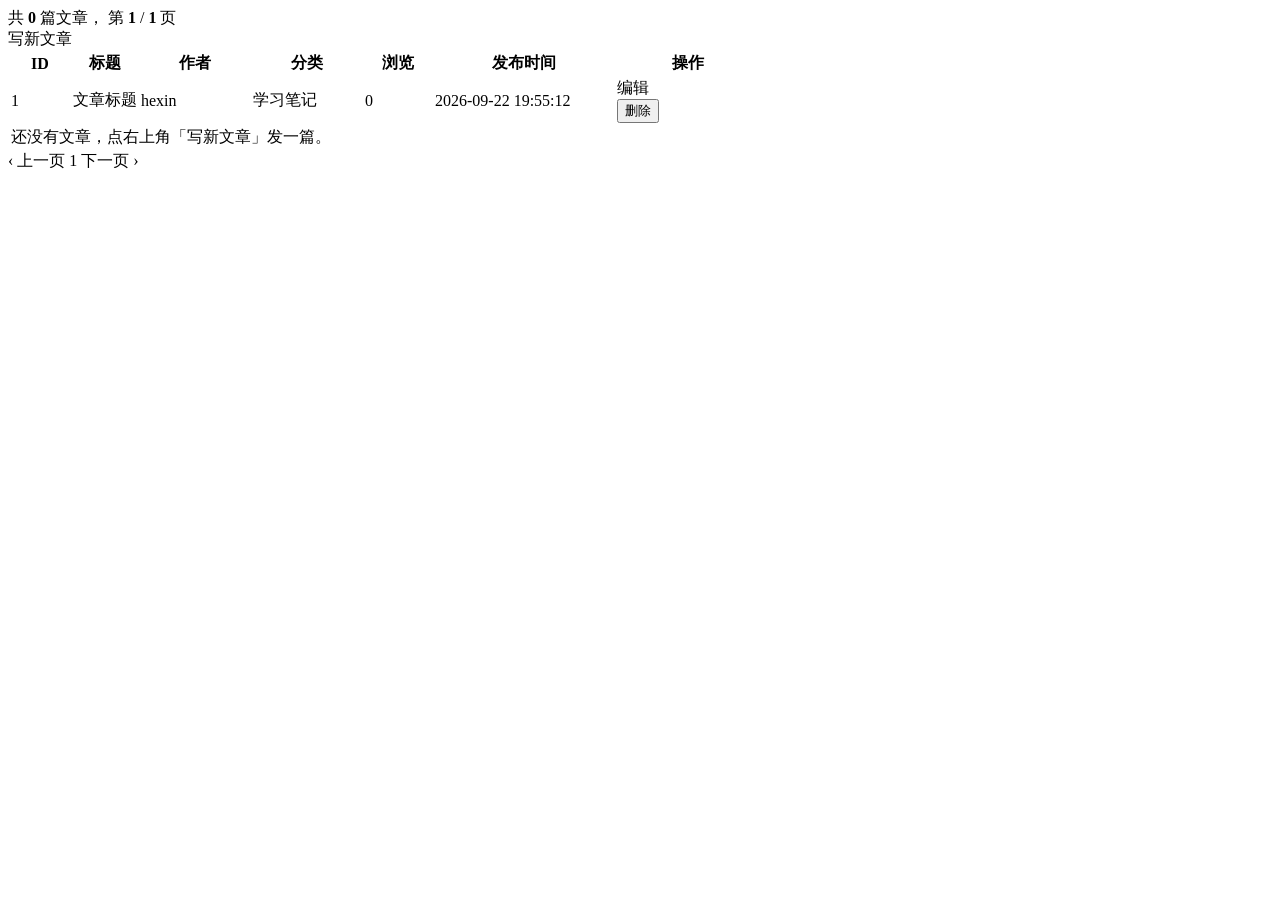
<file: src/main/resources/templates/admin/articles.html>
<!DOCTYPE html>
<!--
  文章管理页 —— 后台的首页。

  和静态版（manage.html）看着像，但拿到的东西完全不同：
  manage.html 拿到的是一个空壳，内容靠浏览器发 17 个请求再去拼；
  这个页面拿到手时，表格里的每一行、每个作者名都已经是最终内容了，
  右键"查看网页源代码"能看到文章标题就写死在 HTML 里。
-->
<html lang="zh-CN" xmlns:th="http://www.thymeleaf.org">

<!-- th:replace 把 layout.html 里的 head 片段搬过来，同时把标题参数传进去 -->
<head th:replace="~{admin/layout :: head('文章管理')}"></head>

<body>

<nav th:replace="~{admin/layout :: nav('articles')}"></nav>

<main class="adm-wrap">

    <div th:replace="~{admin/layout :: flash}"></div>

    <div class="adm-toolbar">
        <div class="adm-toolbar-info">
            共 <b th:text="${pageData.total}">0</b> 篇文章，
            第 <b th:text="${pageData.page}">1</b> / <b th:text="${pageData.totalPages}">1</b> 页
        </div>
        <a class="btn btn-primary btn-sm" th:href="@{/admin/articles/new}">写新文章</a>
    </div>

    <table class="adm-table">
        <thead>
        <tr>
            <th style="width: 58px">ID</th>
            <th>标题</th>
            <th style="width: 108px">作者</th>
            <th style="width: 108px">分类</th>
            <th style="width: 66px">浏览</th>
            <th style="width: 178px">发布时间</th>
            <th style="width: 142px">操作</th>
        </tr>
        </thead>
        <tbody>
        <tr th:each="a : ${pageData.list}">
            <td class="adm-soft" th:text="${a.articleId}">1</td>

            <td>
                <!-- 标题点开是前台的详情页，开新标签，免得看完还得点回来 -->
                <a class="adm-title" target="_blank"
                   th:href="@{/post.html(id=${a.articleId})}"
                   th:text="${a.title}">文章标题</a>
            </td>

            <!--
              作者名和分类名都是"按 ID 去映射里查"。
              ${userNames[a.userId]} 取不到时是 null，后面紧跟的 ?: 就是
              "如果是 null 就用另一个值"，这里给个占位符，免得表格里出现空白格。
            -->
            <td th:text="${userNames[a.userId]} ?: '—'">hexin</td>

            <!--
              分类和作者不一样，得先判空再查映射，不能只靠 ?:。

              category_id 在库里是允许为 NULL 的（表示"未分类"），而 SpringEL 用
              **null 当下标**去取 Map 会直接抛 IllegalStateException: No index，
              那个 ?: 根本没机会生效 —— ?: 管的是"查出来是 null"，管不了"压根没法查"。
              结果就是只要有任意一篇未分类的文章排在第一页，整个页面 500。

              所以顺序反过来：先看 categoryId 是不是 null，是就写死"未分类"，
              不是才去查映射。
            -->
            <td th:text="${a.categoryId == null ? '未分类' : categoryNames[a.categoryId]}">学习笔记</td>

            <td class="adm-soft" th:text="${a.viewCount}">0</td>

            <!--
              时间格式化。LocalDateTime 直接输出会带着个 T（2026-09-22T19:55:12），
              这里把那一个字母换成空格，看着就是正常的日期时间了。

              加 adm-nowrap 是因为：表头里写的 width 只是个建议，
              表格默认的布局方式会根据内容重新分配列宽，
              于是这列被压窄、日期和时间折成了两行。禁止折行才是真管用的那个办法，
              浏览器会反过来把列撑到够宽。
            -->
            <td class="adm-soft adm-nowrap"
                th:text="${#strings.replace(a.createTime, 'T', ' ')}">2026-09-22 19:55:12</td>

            <td class="adm-actions">
                <a class="btn btn-sm" th:href="@{/admin/articles/{id}/edit(id=${a.articleId})}">编辑</a>

                <!--
                  删除必须用 POST，不能做成一个链接（<a href>）：
                  链接发的是 GET 请求，而 GET 应该只用来"看"，
                  不该改变数据 —— 否则浏览器预加载、搜索引擎爬一遍，
                  都会把数据删掉。表单提交天然就是 POST，正合适。

                  另外加了一句 confirm 让用户确认一下，删错了没法撤销。
                -->
                <form method="post" class="adm-inline"
                      th:action="@{/admin/articles/{id}/delete(id=${a.articleId})}"
                      onsubmit="return confirm('确定删除这篇文章吗？它的评论和标签关联也会一并删掉。');">
                    <button class="btn btn-danger btn-sm" type="submit">删除</button>
                </form>
            </td>
        </tr>

        <!-- 一篇都没有时给个提示，否则表格是一片空白，看着像页面坏了 -->
        <tr th:if="${pageData.list.isEmpty()}">
            <td colspan="7" class="adm-empty">还没有文章，点右上角「写新文章」发一篇。</td>
        </tr>
        </tbody>
    </table>

    <!--
      分页条。只有超过一页时才画（totalPages > 1），
      一页装得下的时候画出来反而是干扰。

      页码用 #numbers.sequence(1, n) 生成 1 到 n 的序列，
      比在后端造一个 List 传过来省事。
    -->
    <nav class="adm-pager" th:if="${pageData.totalPages > 1}">
        <a class="adm-page" th:classappend="${pageData.hasPrev ? '' : 'disabled'}"
           th:href="@{/admin/articles(page=${pageData.page - 1})}">‹ 上一页</a>

        <a th:each="p : ${#numbers.sequence(1, pageData.totalPages)}"
           class="adm-page"
           th:classappend="${p == pageData.page ? 'active' : ''}"
           th:href="@{/admin/articles(page=${p})}"
           th:text="${p}">1</a>

        <a class="adm-page" th:classappend="${pageData.hasNext ? '' : 'disabled'}"
           th:href="@{/admin/articles(page=${pageData.page + 1})}">下一页 ›</a>
    </nav>

</main>

</body>
</html>
</file>
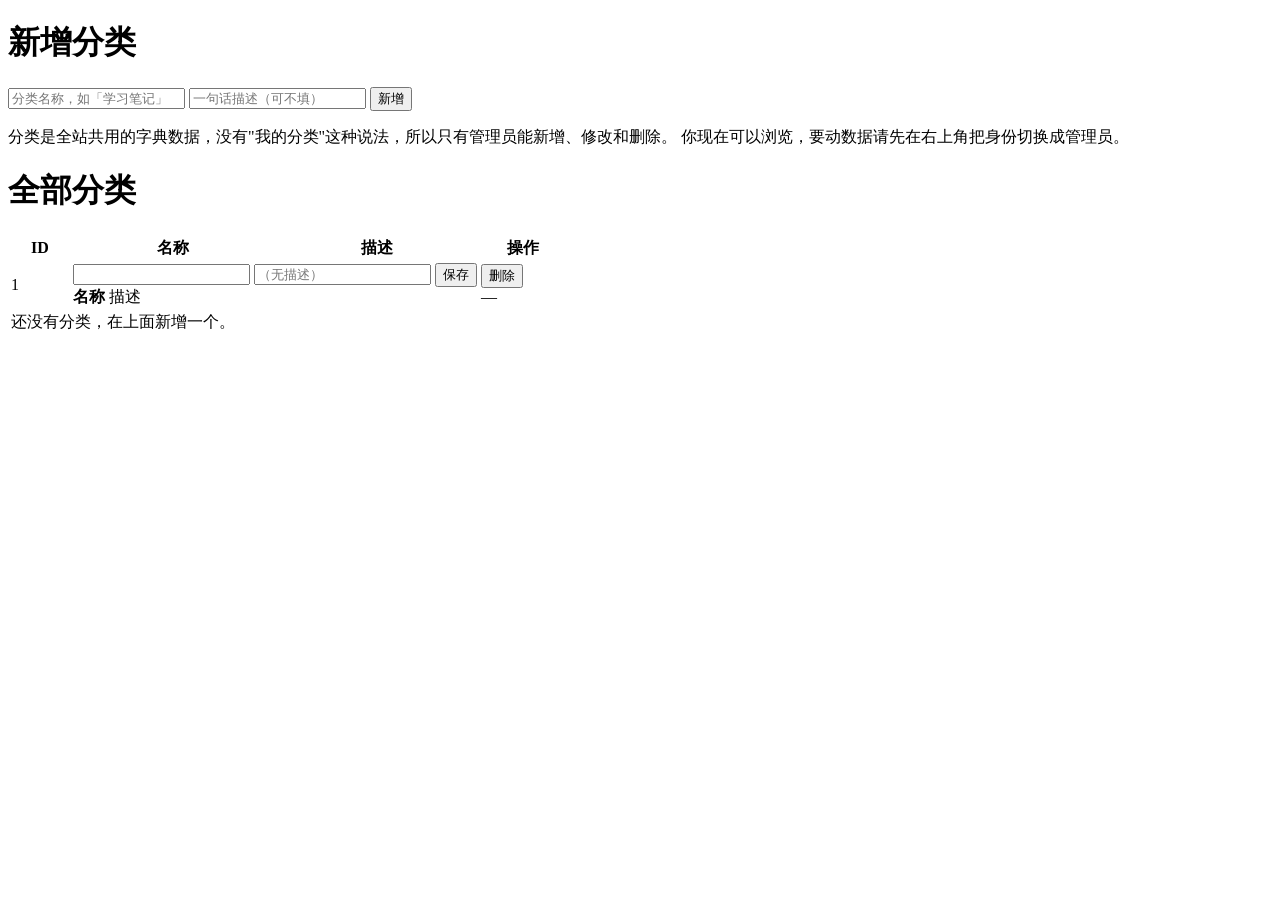
<file: src/main/resources/templates/admin/categories.html>
<!DOCTYPE html>
<!--
  分类管理页：上面新增，下面每行可以直接改了保存、或者删掉。

  为什么不做成"点编辑跳到一个单独的表单页"？因为分类只有名称和描述两个短字段，
  跳到新页面再跳回来反而绕。表格里每行直接摆输入框，改完点保存就行 ——
  代价是每行都要套一个独立的 <form>，因为一个表单只能提交一次动作，
  而每行既要能"保存"又要能"删除"，是两件不同的事。
-->
<html lang="zh-CN" xmlns:th="http://www.thymeleaf.org">

<head th:replace="~{admin/layout :: head('分类管理')}"></head>

<body>

<nav th:replace="~{admin/layout :: nav('categories')}"></nav>

<!--
  isAdmin 这个变量在本页反复要用：分类没有主人，增删改只有管理员能做，
  所以页面上所有"能改数据"的东西都要按它来显隐。

  这里算一次、下面直接用，比在每个 tr 里重复那串判断好读。
  顺便说一句：这一层挡的只是"别让普通用户点了才被拒"，
  真正的把关在 PermissionChecker.checkAdmin（后端）。
  把这里删掉页面也照样安全，只是报错会变成一句红字。
-->
<main class="adm-wrap" th:with="isAdmin=${session.currentUser != null and session.currentUser.role == 1}">

    <div th:replace="~{admin/layout :: flash}"></div>

    <!-- ==================== 新增 ==================== -->
    <h1 class="adm-h1" th:if="${isAdmin}">新增分类</h1>

    <!--
      这个表单绑的是模型里那个空的 Category 对象（控制器放的 new Category()）。
      校验失败时，控制器会直接把本页重新渲染一遍 ——
      所以这里填的内容、下面那个红色提示，都还在。

      注意两个错误提示 div 是写在 <form> **里面**的：
      th:errors 要靠 form 上的 th:object 才知道"字段是哪个对象的字段"，
      写到表单外面就找不着了，提示永远出不来。
    -->
    <form method="post" th:action="@{/admin/categories}" th:object="${category}"
          class="adm-inline-form" th:if="${isAdmin}">
        <input class="adm-input" type="text" th:field="*{name}" placeholder="分类名称，如「学习笔记」">
        <input class="adm-input" type="text" th:field="*{description}" placeholder="一句话描述（可不填）">
        <button class="btn btn-primary btn-sm" type="submit">新增</button>

        <div class="adm-field-err" th:if="${#fields.hasErrors('name')}" th:errors="*{name}"></div>
        <div class="adm-field-err" th:if="${#fields.hasErrors('description')}" th:errors="*{description}"></div>
    </form>

    <p class="adm-soft" th:unless="${isAdmin}">
        分类是全站共用的字典数据，没有"我的分类"这种说法，所以只有管理员能新增、修改和删除。
        你现在可以浏览，要动数据请先在右上角把身份切换成管理员。
    </p>

    <!-- ==================== 列表 ==================== -->
    <h1 class="adm-h1">全部分类</h1>

    <table class="adm-table">
        <thead>
        <tr>
            <th style="width: 58px">ID</th>
            <th style="width: 200px">名称</th>
            <th>描述</th>
            <th style="width: 84px">操作</th>
        </tr>
        </thead>
        <tbody>
        <tr th:each="c : ${categories}">
            <td class="adm-soft" th:text="${c.categoryId}">1</td>

            <td colspan="2">
                <!--
                  行内编辑表单。输入框用的是 name="name" 这种普通写法，
                  没有用 th:field —— 因为 th:field 需要表单上有 th:object，
                  而这里是"每一行绑一个对象"，几行共用不了一个 th:object。
                  控制器那边用 @ModelAttribute Category 接，它会按字段名自动对上。

                  非管理员看到的是同一个格子的"只读版"：静态文字，没有输入框。
                  两版都长一个样子的话，普通用户会以为能改。
                -->
                <form method="post" class="adm-row-form" th:if="${isAdmin}"
                      th:action="@{/admin/categories/{id}(id=${c.categoryId})}">
                    <input class="adm-input adm-input-sm" type="text" name="name" th:value="${c.name}">
                    <input class="adm-input adm-input-sm adm-grow" type="text" name="description"
                           th:value="${c.description}" placeholder="（无描述）">
                    <button class="btn btn-sm" type="submit">保存</button>
                </form>

                <span th:unless="${isAdmin}">
                    <b th:text="${c.name}">名称</b>
                    <span class="adm-soft" th:text="${c.description} ?: '（无描述）'">描述</span>
                </span>
            </td>

            <td>
                <!--
                  删除单独一个表单。分类下有文章时会被 Service 层拦下，
                  提示会以红条的形式出现在页面顶部。
                -->
                <form method="post" th:if="${isAdmin}"
                      th:action="@{/admin/categories/{id}/delete(id=${c.categoryId})}"
                      onsubmit="return confirm('确定删除这个分类吗？');">
                    <button class="btn btn-danger btn-sm" type="submit">删除</button>
                </form>
                <span class="adm-soft" th:unless="${isAdmin}">—</span>
            </td>
        </tr>

        <tr th:if="${categories.isEmpty()}">
            <td colspan="4" class="adm-empty">还没有分类，在上面新增一个。</td>
        </tr>
        </tbody>
    </table>

</main>

</body>
</html>
</file>
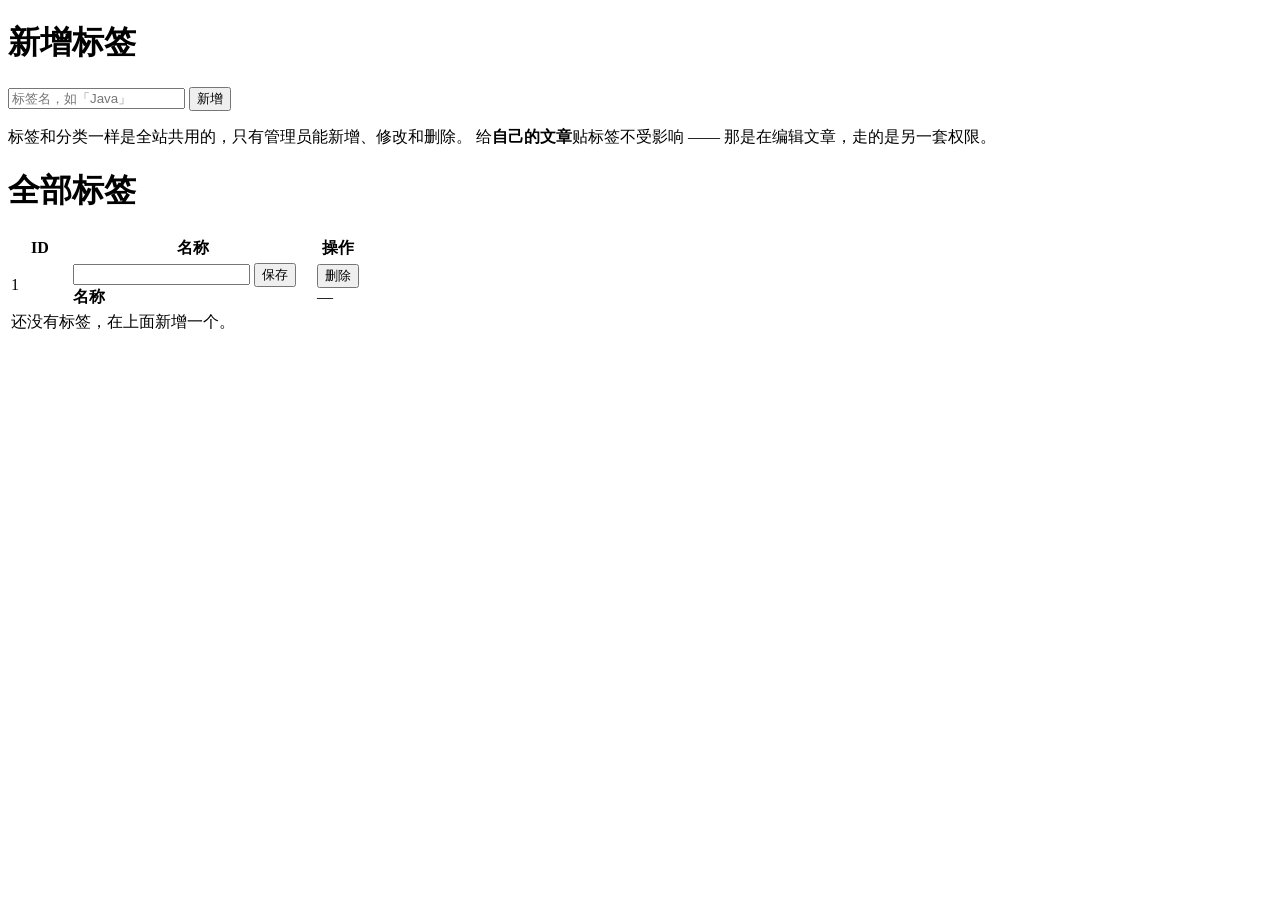
<file: src/main/resources/templates/admin/tags.html>
<!DOCTYPE html>
<!--
  标签管理页。结构和分类页一样，区别是标签只有名字一个字段。

  另外有个看不见的区别在数据库那边：标签和文章是多对多关系，
  关联记在 article_tag 中间表里。所以删标签时 Service 层要多做一步 ——
  先把中间表里指向它的记录清掉，再删标签本身，两步在同一个事务里。
  这件事页面上完全看不出来，但少了它就会撞上外键约束报错。
-->
<html lang="zh-CN" xmlns:th="http://www.thymeleaf.org">

<head th:replace="~{admin/layout :: head('标签管理')}"></head>

<body>

<nav th:replace="~{admin/layout :: nav('tags')}"></nav>

<!--
  isAdmin 的用法和分类页一样：标签也是全站共用、没有主人的数据，
  增删改只有管理员能做。真正的把关在后端 PermissionChecker.checkAdmin。
-->
<main class="adm-wrap" th:with="isAdmin=${session.currentUser != null and session.currentUser.role == 1}">

    <div th:replace="~{admin/layout :: flash}"></div>

    <!-- ==================== 新增 ==================== -->
    <h1 class="adm-h1" th:if="${isAdmin}">新增标签</h1>

    <form method="post" th:action="@{/admin/tags}" th:object="${tag}"
          class="adm-inline-form" th:if="${isAdmin}">
        <input class="adm-input" type="text" th:field="*{name}" placeholder="标签名，如「Java」">
        <button class="btn btn-primary btn-sm" type="submit">新增</button>

        <div class="adm-field-err" th:if="${#fields.hasErrors('name')}" th:errors="*{name}"></div>
    </form>

    <p class="adm-soft" th:unless="${isAdmin}">
        标签和分类一样是全站共用的，只有管理员能新增、修改和删除。
        给<b>自己的文章</b>贴标签不受影响 —— 那是在编辑文章，走的是另一套权限。
    </p>

    <!-- ==================== 列表 ==================== -->
    <h1 class="adm-h1">全部标签</h1>

    <table class="adm-table">
        <thead>
        <tr>
            <th style="width: 58px">ID</th>
            <th style="width: 240px">名称</th>
            <th>操作</th>
        </tr>
        </thead>
        <tbody>
        <tr th:each="t : ${tags}">
            <td class="adm-soft" th:text="${t.tagId}">1</td>

            <td>
                <form method="post" class="adm-row-form" th:if="${isAdmin}"
                      th:action="@{/admin/tags/{id}(id=${t.tagId})}">
                    <input class="adm-input adm-input-sm adm-grow" type="text" name="name" th:value="${t.name}">
                    <button class="btn btn-sm" type="submit">保存</button>
                </form>
                <b th:unless="${isAdmin}" th:text="${t.name}">名称</b>
            </td>

            <td>
                <form method="post" th:if="${isAdmin}"
                      th:action="@{/admin/tags/{id}/delete(id=${t.tagId})}"
                      onsubmit="return confirm('确定删除这个标签吗？它和文章之间的关联也会一并清掉（文章本身不会删）。');">
                    <button class="btn btn-danger btn-sm" type="submit">删除</button>
                </form>
                <span class="adm-soft" th:unless="${isAdmin}">—</span>
            </td>
        </tr>

        <tr th:if="${tags.isEmpty()}">
            <td colspan="3" class="adm-empty">还没有标签，在上面新增一个。</td>
        </tr>
        </tbody>
    </table>

</main>

</body>
</html>
</file>
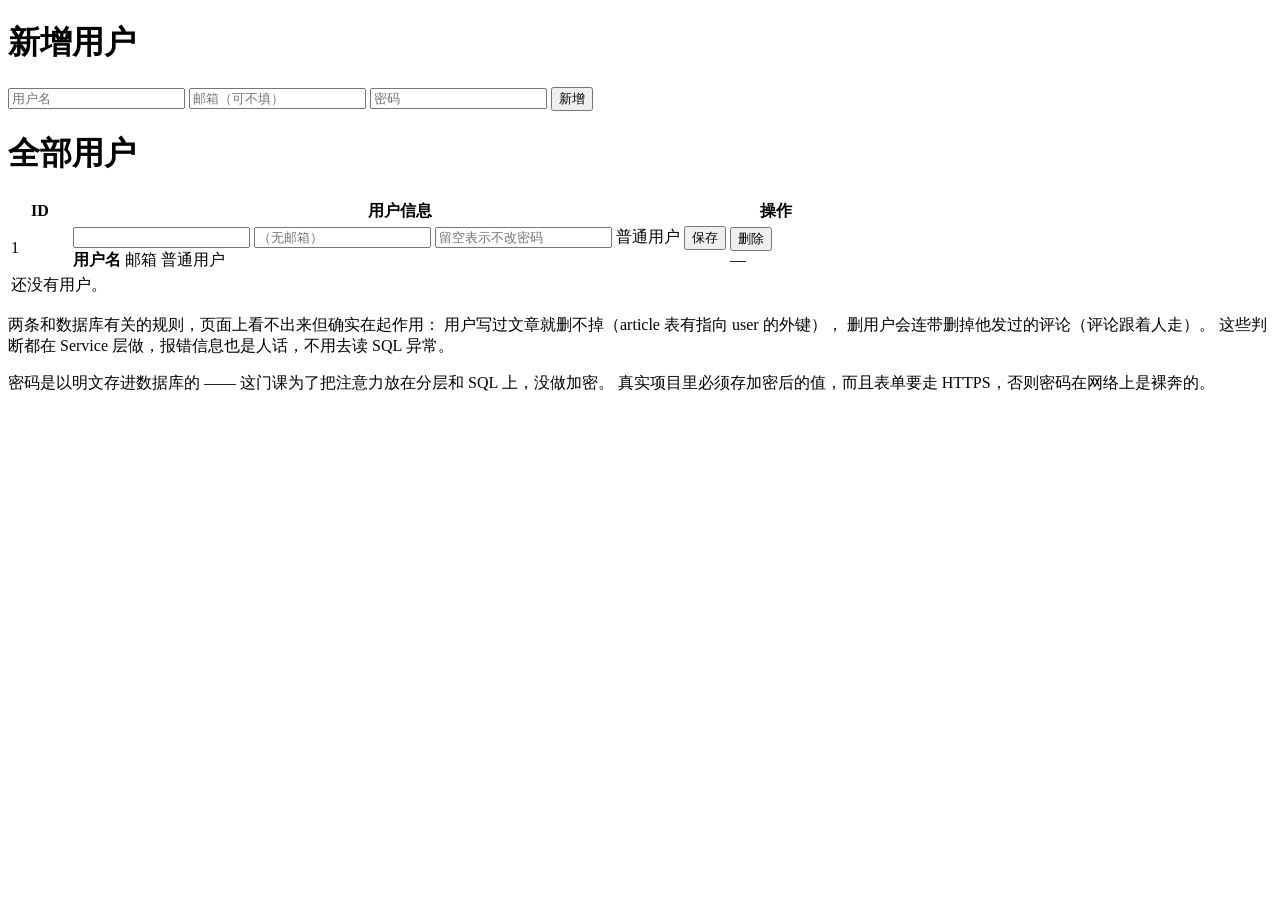
<file: src/main/resources/templates/admin/users.html>
<!DOCTYPE html>
<!--
  用户管理页。

  这个页面最能说明"校验分组"是干什么用的：
  新增用户时密码是必填的（注册当然要设密码），
  修改资料时密码留空却表示"不改密码" —— 同一张表单、同一个字段，
  两件事的规则正好相反。靠 ValidGroup.Create / ValidGroup.Update
  两个分组区分开，不用为此写两个 User 类。

  表格的写法上有个约束值得记一下：一行里的输入框和"保存"按钮
  必须待在**同一个 <td>** 里。因为表单不能跨单元格 ——
  写成 <td>输入框</td><td>按钮</td> 再想用一个 form 把两者包住，
  浏览器会自作主张地在 </td> 处把 form 关掉，提交时就只剩一半字段了。
  所以这里把中间几列合并成一个 td（colspan），表单完整地待在里面。
-->
<html lang="zh-CN" xmlns:th="http://www.thymeleaf.org">

<head th:replace="~{admin/layout :: head('用户管理')}"></head>

<body>

<nav th:replace="~{admin/layout :: nav('users')}"></nav>

<!--
  用户和分类、标签不一样：用户是**有主人**的数据，主人就是他自己。
  所以这里的规则是多一层的 —— 改自己的资料谁都可以，改别人的要管理员。
  判断写成「本人 或 管理员」，就是下面每个 tr 里那个 me != null and (...)。

  和分类页一样，这一层只负责显隐，真正的把关在
  PermissionChecker.checkOwnerOrAdmin（后端）。
-->
<main class="adm-wrap"
      th:with="me=${session.currentUser}">

    <div th:replace="~{admin/layout :: flash}"></div>

    <!-- ==================== 新增 ==================== -->
    <!--
      这一块不按角色收 —— 它走的是 /admin/users → UserService.register，
      也就是公开的注册接口，前台注册页用的是同一个。注册本来就对所有人开放。
    -->
    <h1 class="adm-h1">新增用户</h1>

    <form method="post" th:action="@{/admin/users}" th:object="${user}" class="adm-inline-form">
        <input class="adm-input" type="text" th:field="*{username}" placeholder="用户名">
        <input class="adm-input" type="email" th:field="*{email}" placeholder="邮箱（可不填）">
        <input class="adm-input" type="password" th:field="*{password}" placeholder="密码">
        <button class="btn btn-primary btn-sm" type="submit">新增</button>

        <div class="adm-field-err" th:if="${#fields.hasErrors('username')}" th:errors="*{username}"></div>
        <div class="adm-field-err" th:if="${#fields.hasErrors('email')}" th:errors="*{email}"></div>
        <div class="adm-field-err" th:if="${#fields.hasErrors('password')}" th:errors="*{password}"></div>
    </form>

    <!-- ==================== 列表 ==================== -->
    <h1 class="adm-h1">全部用户</h1>

    <table class="adm-table">
        <thead>
        <tr>
            <th style="width: 58px">ID</th>
            <th>用户信息</th>
            <th style="width: 92px">操作</th>
        </tr>
        </thead>
        <tbody>
        <tr th:each="u : ${users}">
            <td class="adm-soft" th:text="${u.userId}">1</td>

            <!-- 中间几列合成一格，这一格里装的是一个完整的表单 -->
            <td colspan="1">
                <form method="post" class="adm-row-form"
                      th:if="${me != null and (me.userId == u.userId or me.role == 1)}"
                      th:action="@{/admin/users/{id}(id=${u.userId})}">

                    <input class="adm-input adm-input-sm" type="text" name="username"
                           th:value="${u.username}">

                    <input class="adm-input adm-input-sm" type="email" name="email"
                           th:value="${u.email}" placeholder="（无邮箱）">

                    <!--
                      留空就是"不改密码"。这不是这里特判出来的，而是实体类上
                      密码那条 @NotBlank 只在新增分组里生效 —— 修改分组下
                      根本没检查它，空着也能过。控制器把它原样交给 Service 处理。
                    -->
                    <input class="adm-input adm-input-sm" type="password" name="password"
                           placeholder="留空表示不改密码">

                    <!--
                      角色用一个隐藏字段原样带回去。
                      不这么做的话，修改表单里没有 role 这一项，提交上来就是 null，
                      可能把管理员悄悄降成普通用户 —— 而页面上什么都看不出来。
                    -->
                    <input type="hidden" name="role" th:value="${u.role}">
                    <span class="adm-role"
                          th:classappend="${u.role != null and u.role == 1 ? 'adm-role-admin' : ''}"
                          th:text="${u.role != null and u.role == 1 ? '管理员' : '普通用户'}">普通用户</span>

                    <button class="btn btn-sm" type="submit">保存</button>
                </form>

                <!-- 改不了的人看到的是只读版，不是一堆填了也提交不了的输入框 -->
                <span th:unless="${me != null and (me.userId == u.userId or me.role == 1)}">
                    <b th:text="${u.username}">用户名</b>
                    <span class="adm-soft" th:text="${u.email} ?: '（无邮箱）'">邮箱</span>
                    <span class="adm-role"
                          th:classappend="${u.role != null and u.role == 1 ? 'adm-role-admin' : ''}"
                          th:text="${u.role != null and u.role == 1 ? '管理员' : '普通用户'}">普通用户</span>
                </span>
            </td>

            <td>
                <form method="post"
                      th:if="${me != null and (me.userId == u.userId or me.role == 1)}"
                      th:action="@{/admin/users/{id}/delete(id=${u.userId})}"
                      onsubmit="return confirm('确定删除这个用户吗？他发过的评论也会一并删掉。');">
                    <button class="btn btn-danger btn-sm" type="submit">删除</button>
                </form>
                <span class="adm-soft"
                      th:unless="${me != null and (me.userId == u.userId or me.role == 1)}">—</span>
            </td>
        </tr>

        <tr th:if="${users.isEmpty()}">
            <td colspan="3" class="adm-empty">还没有用户。</td>
        </tr>
        </tbody>
    </table>

    <p class="adm-hint">
        两条和数据库有关的规则，页面上看不出来但确实在起作用：
        用户写过文章就删不掉（article 表有指向 user 的外键），
        删用户会连带删掉他发过的评论（评论跟着人走）。
        这些判断都在 Service 层做，报错信息也是人话，不用去读 SQL 异常。
    </p>

    <p class="adm-hint">
        密码是以明文存进数据库的 —— 这门课为了把注意力放在分层和 SQL 上，没做加密。
        真实项目里必须存加密后的值，而且表单要走 HTTPS，否则密码在网络上是裸奔的。
    </p>

</main>

</body>
</html>
</file>
<file: src/main/resources/static/css/style.css>
/* ============================================================
   博客前台的统一样式。

   设计取向是"阅读优先"：米白底、深墨字、衬线标题、宽行距。
   跟 test.html 那套蓝灰工具风（#2563eb）是两个路子 ——
   那边是给自己调试接口用的，这边是给访客看文章的。

   所有颜色都收在下面的变量里，想换配色改这一处就够。
   ============================================================ */

:root {
    /* 底色和文字 */
    --bg: #faf9f7;          /* 米白，比纯白柔和，长时间阅读不刺眼 */
    --surface: #ffffff;     /* 卡片背景 */
    --ink: #33302e;         /* 正文墨色，不用纯黑 —— 纯黑在浅底上对比过强 */
    --ink-soft: #78716c;    /* 次要文字：时间、浏览量这些 */
    --ink-faint: #a8a29e;   /* 更淡的：占位符、禁用态 */
    --line: #e7e2dc;        /* 分割线 */

    /* 主色：紫罗兰。挑它是因为要跟已有的两套配色都错开 ——
       test.html 是蓝 #2563eb，同学的 MyBlog 是墨绿 #1f6f5c */
    --brand: #6d28d9;
    --brand-deep: #5b21b6;  /* 悬停时压深一档 */
    --brand-soft: #f5f0ff;  /* 主色的浅底，用在标签、选中态上 */

    /* 语义色 */
    --danger: #b91c1c;
    --ok: #15803d;
    /* 琥珀色，专门给"还没定稿"这类状态用（草稿角标、草稿提示条）。
       不用红色 —— 草稿不是错误，只是没做完 */
    --warn: #b45309;
    --warn-soft: #fffbeb;
    --warn-line: #fcd9a4;

    --radius: 10px;
    --radius-sm: 6px;

    /* 阴影给得很轻：卡片浮起来一点点就够，重了会显得脏 */
    --shadow: 0 1px 2px rgba(51, 48, 46, .04), 0 4px 14px rgba(51, 48, 46, .05);
    --shadow-hover: 0 2px 4px rgba(51, 48, 46, .06), 0 10px 24px rgba(51, 48, 46, .09);

    /* 标题用衬线、正文用无衬线，是最常见的"阅读型"搭配 */
    --font-serif: Georgia, "Songti SC", "SimSun", serif;
    --font-sans: system-ui, -apple-system, "Segoe UI", "Microsoft YaHei", sans-serif;
    --font-mono: "Cascadia Code", Consolas, "Courier New", monospace;
}

/* ============================================================
   基础重置
   ============================================================ */

* {
    box-sizing: border-box;
}

body {
    margin: 0;
    background: var(--bg);
    color: var(--ink);
    font-family: var(--font-sans);
    font-size: 15px;
    line-height: 1.7;
    /* 让字体在不同系统上都渲染得细一点、清楚一点 */
    -webkit-font-smoothing: antialiased;
}

a {
    color: var(--brand);
    text-decoration: none;
}

a:hover {
    color: var(--brand-deep);
    text-decoration: underline;
}

h1, h2, h3, h4 {
    font-family: var(--font-serif);
    font-weight: 600;
    line-height: 1.35;
    margin: 0;
}

/* ============================================================
   顶部导航栏
   ============================================================ */

.nav {
    /* 吸顶：往下滚的时候导航一直在，方便随时搜索或切身份 */
    position: sticky;
    top: 0;
    z-index: 100;
    background: rgba(250, 249, 247, .92);
    /* 毛玻璃效果。不支持 backdrop-filter 的浏览器会退化成半透明底，也能看 */
    backdrop-filter: blur(10px);
    border-bottom: 1px solid var(--line);
}

.nav-inner {
    max-width: 1080px;
    margin: 0 auto;
    padding: 0 24px;
    height: 62px;
    display: flex;
    align-items: center;
    gap: 26px;
}

.brand {
    font-family: var(--font-serif);
    font-size: 19px;
    font-weight: 700;
    color: var(--ink);
    letter-spacing: .3px;
    white-space: nowrap;
}

.brand:hover {
    color: var(--brand);
    text-decoration: none;
}

.brand-dot {
    color: var(--brand);
}

.nav-links {
    display: flex;
    gap: 20px;
    flex: 1;
}

.nav-link {
    color: var(--ink-soft);
    font-size: 14px;
    padding: 4px 0;
    border-bottom: 2px solid transparent;
    white-space: nowrap;
}

.nav-link:hover {
    color: var(--ink);
    text-decoration: none;
}

/* 当前所在页面的那条导航 */
.nav-link.active {
    color: var(--brand);
    border-bottom-color: var(--brand);
    font-weight: 600;
}

.nav-right {
    display: flex;
    align-items: center;
    gap: 14px;
}

/* 搜索框 */
.search-box {
    display: flex;
    align-items: center;
    background: var(--surface);
    border: 1px solid var(--line);
    border-radius: 20px;
    padding: 0 6px 0 14px;
    height: 36px;
    transition: border-color .15s, box-shadow .15s;
}

.search-box:focus-within {
    border-color: var(--brand);
    box-shadow: 0 0 0 3px var(--brand-soft);
}

.search-box input {
    border: none;
    outline: none;
    background: transparent;
    font-family: var(--font-sans);
    font-size: 14px;
    color: var(--ink);
    width: 150px;
}

.search-box input::placeholder {
    color: var(--ink-faint);
}

.search-box button {
    border: none;
    background: transparent;
    cursor: pointer;
    color: var(--ink-soft);
    font-size: 15px;
    padding: 4px 8px;
    border-radius: 50%;
    line-height: 1;
}

.search-box button:hover {
    color: var(--brand);
    background: var(--brand-soft);
}

/* 登录区 */
.who {
    display: flex;
    align-items: center;
    gap: 6px;
    font-size: 14px;
    white-space: nowrap;
}

.who-name {
    font-weight: 600;
    color: var(--ink);
}

/* 没登录时那两个入口：「登录 / 注册」 */
.nav-auth-link {
    color: var(--ink-soft);
    text-decoration: none;
    transition: color .14s;
}

.nav-auth-link:hover {
    color: var(--brand);
    text-decoration: none;
}

/* 中间那个斜杠，比文字还淡一档，免得两个链接看起来像一句话 */
.nav-auth-sep {
    color: var(--ink-faint);
}

/* 已登录时的「退出」：做成不起眼的文字按钮，不跟搜索框抢注意力 */
.nav-auth-out {
    border: none;
    background: transparent;
    padding: 0 0 0 4px;
    color: var(--ink-faint);
    font-family: var(--font-sans);
    font-size: 13px;
    cursor: pointer;
    transition: color .14s;
}

.nav-auth-out:hover {
    color: var(--danger);
}

/* 小徽章：管理员之类的标记 */
.badge {
    display: inline-block;
    font-size: 11px;
    line-height: 1;
    padding: 3px 7px;
    border-radius: 4px;
    font-weight: 600;
    letter-spacing: .3px;
}

.badge-admin {
    background: var(--brand-soft);
    color: var(--brand);
}

/* ============================================================
   页面主体
   ============================================================ */

.layout {
    max-width: 1080px;
    margin: 0 auto;
    padding: 34px 24px 80px;
}

/* 单栏阅读布局：文章详情、表单页用这个，行宽短一些更好读 */
.layout-narrow {
    max-width: 760px;
}

.page-head {
    margin-bottom: 26px;
}

.page-title {
    font-size: 27px;
    margin-bottom: 6px;
}

.page-sub {
    color: var(--ink-soft);
    font-size: 14px;
}

/* 区块小标题 */
.section-title {
    font-size: 15px;
    font-family: var(--font-sans);
    font-weight: 600;
    color: var(--ink-soft);
    text-transform: uppercase;
    letter-spacing: 1px;
    margin: 34px 0 14px;
    padding-bottom: 8px;
    border-bottom: 1px solid var(--line);
}

/* ============================================================
   文章卡片
   ============================================================ */

.post-list {
    display: flex;
    flex-direction: column;
    gap: 16px;
}

.post-card {
    display: block;
    background: var(--surface);
    border: 1px solid var(--line);
    border-radius: var(--radius);
    padding: 22px 24px;
    color: inherit;
    transition: transform .16s, box-shadow .16s, border-color .16s;
}

.post-card:hover {
    text-decoration: none;
    color: inherit;
    border-color: #d9d2c9;
    box-shadow: var(--shadow-hover);
    /* 往上浮 2px。幅度要小，大了会晕 */
    transform: translateY(-2px);
}

.post-title {
    font-size: 20px;
    margin-bottom: 10px;
    color: var(--ink);
}

.post-card:hover .post-title {
    color: var(--brand);
}

.post-meta {
    display: flex;
    flex-wrap: wrap;
    align-items: center;
    gap: 8px 16px;
    font-size: 13px;
    color: var(--ink-soft);
}

.meta-item {
    display: inline-flex;
    align-items: center;
    gap: 5px;
}

.meta-icon {
    opacity: .65;
}

/* 分类小标 */
.cat-chip {
    display: inline-block;
    font-size: 12px;
    padding: 2px 9px;
    border-radius: 20px;
    background: var(--brand-soft);
    color: var(--brand);
    font-weight: 500;
}

.cat-chip:hover {
    background: var(--brand);
    color: #fff;
    text-decoration: none;
}

/* 「已关注」小标，出现在首页卡片上作者名字后面。
   用绿色（--ok）而不是分类标那种紫色（--brand）：
   和分类标长得一样的话，一眼看不出来这标说的是"人"还是"内容"。
   也不能用草稿那种琥珀色 —— 那个色在这一页专门表示"还没做完" */
.follow-chip {
    display: inline-block;
    font-size: 12px;
    padding: 2px 9px;
    border-radius: 20px;
    background: #ecfdf5;
    color: var(--ok);
    border: 1px solid #bbf7d0;
    font-weight: 500;
}

/* 文章详情页作者旁边的关注按钮。
   比 .btn-sm 再小一圈 —— 它嵌在 .post-meta 那一行 13px 的文字里，
   用 30px 的常规小按钮会把这一行的行高撑开，看着鼓一块 */
.follow-btn {
    height: 24px;
    padding: 0 10px;
    font-size: 12px;
    border-radius: 20px;
}

/* 标签小标 */
.tag-chip {
    display: inline-block;
    font-size: 12px;
    padding: 3px 10px;
    border-radius: 4px;
    background: #f5f3f0;
    color: var(--ink-soft);
    border: 1px solid var(--line);
}

a.tag-chip:hover {
    background: var(--brand-soft);
    color: var(--brand);
    border-color: #ddd0f7;
    text-decoration: none;
}

.tag-row {
    display: flex;
    flex-wrap: wrap;
    gap: 7px;
    margin-top: 13px;
}

/* ============================================================
   分页条
   ============================================================ */

.pager {
    display: flex;
    align-items: center;
    justify-content: center;
    gap: 7px;
    margin-top: 36px;
    flex-wrap: wrap;
}

.pager-btn {
    min-width: 36px;
    height: 36px;
    padding: 0 11px;
    border: 1px solid var(--line);
    border-radius: var(--radius-sm);
    background: var(--surface);
    color: var(--ink);
    font-family: var(--font-sans);
    font-size: 14px;
    cursor: pointer;
    transition: border-color .14s, background .14s, color .14s;
}

.pager-btn:hover:not(:disabled) {
    border-color: var(--brand);
    color: var(--brand);
}

.pager-btn:disabled {
    color: var(--ink-faint);
    cursor: not-allowed;
    background: #f6f4f1;
}

/* 当前页 */
.pager-btn.current {
    background: var(--brand);
    border-color: var(--brand);
    color: #fff;
    font-weight: 600;
}

.pager-info {
    margin-left: 10px;
    font-size: 13px;
    color: var(--ink-soft);
}

/* ============================================================
   按钮
   ============================================================ */

.btn {
    display: inline-flex;
    align-items: center;
    justify-content: center;
    gap: 6px;
    height: 38px;
    padding: 0 18px;
    border-radius: var(--radius-sm);
    border: 1px solid var(--line);
    background: var(--surface);
    color: var(--ink);
    font-family: var(--font-sans);
    font-size: 14px;
    cursor: pointer;
    transition: background .14s, border-color .14s, color .14s;
}

.btn:hover:not(:disabled) {
    border-color: #d9d2c9;
    background: #faf9f7;
}

.btn-primary {
    background: var(--brand);
    border-color: var(--brand);
    color: #fff;
    font-weight: 500;
}

.btn-primary:hover:not(:disabled) {
    background: var(--brand-deep);
    border-color: var(--brand-deep);
}

.btn-danger {
    color: var(--danger);
    border-color: #f0d5d5;
}

.btn-danger:hover:not(:disabled) {
    background: #fdf3f3;
    border-color: var(--danger);
}

.btn-sm {
    height: 30px;
    padding: 0 12px;
    font-size: 13px;
}

.btn:disabled {
    opacity: .5;
    cursor: not-allowed;
}

/* ============================================================
   表单
   ============================================================ */

.field {
    margin-bottom: 18px;
}

.field label {
    display: block;
    font-size: 13px;
    font-weight: 600;
    color: var(--ink-soft);
    margin-bottom: 7px;
}

.field input[type="text"],
.field input[type="password"],
.field input[type="email"],
.field select,
.field textarea {
    width: 100%;
    padding: 10px 13px;
    border: 1px solid var(--line);
    border-radius: var(--radius-sm);
    background: var(--surface);
    color: var(--ink);
    font-family: var(--font-sans);
    font-size: 14px;
    line-height: 1.6;
    transition: border-color .14s, box-shadow .14s;
}

.field textarea {
    resize: vertical;
    min-height: 110px;
}

/* 正文输入框用等宽字体，写 Markdown 或代码时对齐好看 */
.field textarea.content-input {
    font-family: var(--font-mono);
    font-size: 13.5px;
    min-height: 260px;
    line-height: 1.75;
}

.field input:focus,
.field select:focus,
.field textarea:focus {
    outline: none;
    border-color: var(--brand);
    box-shadow: 0 0 0 3px var(--brand-soft);
}

.field-hint {
    font-size: 12px;
    color: var(--ink-faint);
    margin-top: 5px;
}

.form-actions {
    display: flex;
    gap: 10px;
    align-items: center;
    margin-top: 22px;
}

/* ============================================================
   文章详情
   ============================================================ */

.post-header {
    padding-bottom: 22px;
    border-bottom: 1px solid var(--line);
    margin-bottom: 30px;
}

.post-header h1 {
    font-size: 31px;
    margin-bottom: 14px;
}

/* 正文排版 */
.post-content {
    font-size: 16.5px;
    line-height: 1.9;
    color: #3d3a37;
    /* 中文段落之间留白比英文大一点更舒服 */
    margin-bottom: 40px;
    /* 长单词/URL 自动折行，不然会把页面撑宽 */
    overflow-wrap: break-word;
}

.post-content p {
    margin: 0 0 1.2em;
}

/* 正文里保留换行：用户输入时换的行要照原样显示 */
/* ==================== Markdown 正文排版 ==================== */

/*
 * 正文现在是后端渲染好的 HTML（见 MarkdownRenderer），
 * .post-content 只管整体的字号和行高，具体到标题、列表、代码块长什么样，
 * 全在这一节。
 *
 * 这里只写元素选择器（h2、code、table……），不额外加类名 ——
 * 渲染器吐出来的就是干净的 <h2> <table>，加类名还得回头去改渲染器，
 * 而且以后换渲染器又得跟着改一遍。
 *
 * 编辑弹窗里的预览面板也复用了 .markdown-body，
 * 所以预览和最终发布的样式天然一致。
 */
.markdown-body h1,
.markdown-body h2,
.markdown-body h3,
.markdown-body h4,
.markdown-body h5,
.markdown-body h6 {
    font-family: var(--font-serif);
    line-height: 1.35;
    color: var(--ink);
    margin: 1.6em 0 .6em;
}

.markdown-body h1 { font-size: 26px; }
.markdown-body h2 { font-size: 22px; }
.markdown-body h3 { font-size: 19px; }
.markdown-body h4,
.markdown-body h5,
.markdown-body h6 { font-size: 17px; }

/* 正文以标题开头时不要再顶出一大块空白 */
.markdown-body > :first-child {
    margin-top: 0;
}

.markdown-body ul,
.markdown-body ol {
    margin: 0 0 1.2em;
    padding-left: 1.6em;
}

.markdown-body li {
    margin: .3em 0;
}

/* 列表里再嵌列表时，下面那条 margin 会把层级撑得很松，收紧一点 */
.markdown-body li > ul,
.markdown-body li > ol {
    margin-bottom: 0;
}

.markdown-body a {
    color: var(--brand);
    text-decoration: none;
    border-bottom: 1px solid var(--brand-soft);
}

.markdown-body a:hover {
    border-bottom-color: var(--brand);
}

.markdown-body strong {
    color: var(--ink);
    font-weight: 600;
}

/* 行内代码和代码块共用一套底色。
   等宽字体在这一带很重要：中文用衬线的话，代码里的空格和竖线看着会错位 */
.markdown-body code {
    font-family: var(--font-mono);
    font-size: .88em;
    background: #f4f2ef;
    padding: 2px 5px;
    border-radius: 4px;
}

.markdown-body pre {
    background: #f4f2ef;
    padding: 14px 18px;
    border-radius: var(--radius-sm);
    /* 代码行通常很长，让它自己横向滚，别把整页撑宽 */
    overflow-x: auto;
    margin: 0 0 1.2em;
    line-height: 1.65;
}

/* 代码块里的 <code> 不要再套一层底色和内边距，
   否则会出现"灰底上又叠一块灰底"的双层效果 */
.markdown-body pre code {
    background: none;
    padding: 0;
    font-size: 13.5px;
}

.markdown-body blockquote {
    margin: 0 0 1.2em;
    padding: 2px 0 2px 16px;
    border-left: 3px solid var(--line);
    color: var(--ink-soft);
}

.markdown-body table {
    border-collapse: collapse;
    margin: 0 0 1.4em;
    font-size: 15px;
    /* 列多的时候正文区宽度不够。
       三行一起用的效果是：表格按内容宽度排、太宽就自己横向滚动，
       不会把整个页面撑出横向滚动条 */
    display: block;
    overflow-x: auto;
    max-width: 100%;
}

.markdown-body th,
.markdown-body td {
    border: 1px solid var(--line);
    padding: 7px 13px;
    text-align: left;
}

.markdown-body th {
    background: var(--brand-soft);
    font-weight: 600;
    white-space: nowrap;
}

.markdown-body hr {
    border: none;
    border-top: 1px solid var(--line);
    margin: 2em 0;
}

.markdown-body img {
    max-width: 100%;
    border-radius: var(--radius-sm);
}

/* ==================== Markdown 编辑器工具条 ==================== */

.md-toolbar {
    display: flex;
    align-items: center;
    gap: 2px;
    margin-bottom: 6px;
    padding-bottom: 6px;
    border-bottom: 1px solid var(--line);
}

.md-toolbar button {
    min-width: 30px;
    padding: 4px 8px;
    border: none;
    border-radius: var(--radius-sm);
    background: none;
    font-family: var(--font-sans);
    font-size: 13.5px;
    color: var(--ink-soft);
    cursor: pointer;
}

.md-toolbar button:hover {
    background: var(--brand-soft);
    color: var(--brand);
}

/* 预览按钮推到最右边。
   margin-left:auto 在 flex 容器里就是"把剩下的空间全吃掉"，
   于是它后面再没有别的元素，效果就是被挤到行尾 */
.md-toolbar .md-preview-btn {
    margin-left: auto;
    color: var(--brand);
}

.md-toolbar .md-preview-btn.active {
    background: var(--brand-soft);
}

/* 字段标签右边那句"支持 Markdown"，压淡一档，别抢标签本体的注意力 */
.md-hint {
    margin-left: 6px;
    font-size: 12px;
    font-weight: 400;
    color: var(--ink-faint);
}

/* 预览面板：和 textarea 撑到差不多高，切换时页面不会跳 */
.md-preview-pane {
    min-height: 260px;
    max-height: 460px;
    overflow-y: auto;
    padding: 14px 16px;
    border: 1px solid var(--line);
    border-radius: var(--radius-sm);
    background: var(--surface);
    font-size: 15px;
    line-height: 1.85;
}

.md-empty {
    color: var(--ink-faint);
    margin: 0;
}

/* ============================================================
   评论区
   ============================================================ */

.comment-list {
    display: flex;
    flex-direction: column;
    gap: 18px;
}

.comment {
    background: var(--surface);
    border: 1px solid var(--line);
    border-radius: var(--radius);
    padding: 16px 18px;
}

/* 回复往右缩进，并且左边加一条竖线，一眼能看出层级 */
.comment.reply {
    margin-left: 34px;
    border-left: 3px solid var(--brand-soft);
    background: #fdfcfa;
}

.comment-head {
    display: flex;
    align-items: center;
    gap: 10px;
    margin-bottom: 8px;
    font-size: 13px;
}

.comment-author {
    font-weight: 600;
    color: var(--ink);
}

.comment-time {
    color: var(--ink-faint);
}

.comment-text {
    font-size: 14.5px;
    color: #45413e;
    white-space: pre-wrap;
    overflow-wrap: break-word;
    margin-bottom: 10px;
}

.comment-actions {
    display: flex;
    gap: 8px;
}

/* "回复 @某某" 那个小标记 */
.reply-to {
    font-size: 12px;
    color: var(--brand);
    background: var(--brand-soft);
    padding: 2px 7px;
    border-radius: 4px;
}

/* ============================================================
   文章详情页
   ============================================================ */

/* 返回列表的链接 */
.back-link {
    display: inline-block;
    font-size: 13.5px;
    color: var(--ink-soft);
    margin-bottom: 18px;
}

.back-link:hover {
    color: var(--brand);
    text-decoration: none;
}

/* 文章底部的"编辑 / 删除"按钮条 */
.detail-actions {
    display: flex;
    gap: 10px;
    margin-top: 34px;
    padding-top: 22px;
    border-top: 1px solid var(--line);
}

/* 标签药丸上的删除小叉 */
.chip-x {
    margin-left: 6px;
    padding: 0;
    border: none;
    background: none;
    color: var(--ink-faint);
    font-size: 14px;
    line-height: 1;
    cursor: pointer;
}

.chip-x:hover {
    color: var(--danger);
}

/* "添加标签" 的下拉框。做成虚线边框，跟实心的标签药丸区分开，
   一眼能看出这是"还没贴上、点了才贴"的东西 */
.tag-add {
    height: 26px;
    padding: 0 8px;
    font-family: var(--font-sans);
    font-size: 12px;
    color: var(--ink-soft);
    background: var(--surface);
    border: 1px dashed var(--line);
    border-radius: 4px;
    cursor: pointer;
}

.tag-add:hover {
    border-color: var(--brand);
    color: var(--brand);
}

/* ============================================================
   评论区
   ============================================================ */

.comment-section {
    margin-top: 56px;
}

/* 标题后面跟的评论条数，弱化处理，不要抢标题的注意力 */
.section-title .count {
    margin-left: 6px;
    font-size: 14px;
    font-weight: 400;
    color: var(--ink-faint);
}

/* 发表评论的输入框。整个框看起来像一张卡片，
   里面那个 textarea 是"无边框"的，靠外框来圈 */
.comment-editor {
    background: var(--surface);
    border: 1px solid var(--line);
    border-radius: var(--radius);
    padding: 14px 16px;
    margin-bottom: 26px;
}

.comment-editor:focus-within {
    border-color: #ddd0f7;
}

.comment-editor textarea,
.reply-form textarea {
    width: 100%;
    border: none;
    outline: none;
    resize: vertical;
    background: transparent;
    font-family: var(--font-sans);
    font-size: 14.5px;
    line-height: 1.75;
    color: var(--ink);
}

.editor-foot {
    display: flex;
    align-items: center;
    justify-content: flex-end;
    gap: 10px;
    margin-top: 10px;
}

/* margin-right: auto 会把提示文字顶到最左边，按钮们留在右边 */
.editor-hint {
    margin-right: auto;
    font-size: 12.5px;
    color: var(--ink-faint);
}

/* 一条顶层评论 + 它下面的回复算一组。组内间距小、组间间距大，
   这样一眼能看出哪些回复是挂在同一条评论底下的 */
.comment-group {
    display: flex;
    flex-direction: column;
    gap: 10px;
}

.reply-list {
    display: flex;
    flex-direction: column;
    gap: 10px;
}

/* 自己发的评论，名字后面挂个"我"，方便在长列表里找自己 */
.comment-author.is-mine::after {
    content: '我';
    margin-left: 6px;
    padding: 1px 5px;
    font-size: 10.5px;
    font-weight: 400;
    color: var(--brand);
    background: var(--brand-soft);
    border-radius: 3px;
    vertical-align: 1px;
}

/* 评论右下角的"回复 / 删除"，做成文字按钮，不做成方块按钮，
   否则每条评论底下都蹲两个方块，页面会显得很吵 */
.comment-actions button {
    padding: 0;
    border: none;
    background: none;
    font-family: var(--font-sans);
    font-size: 12.5px;
    color: var(--ink-soft);
    cursor: pointer;
}

.comment-actions button:hover {
    color: var(--brand);
}

.comment-actions button.danger:hover {
    color: var(--danger);
}

/* 回复框。它平时藏在页面底部，点"回复"时被整个挪进某条评论里 */
.reply-form {
    margin-top: 12px;
    padding: 12px 14px;
    background: var(--surface);
    border: 1px solid var(--line);
    border-radius: var(--radius-sm);
}

/* ============================================================
   空状态
   ============================================================ */

.empty {
    text-align: center;
    padding: 64px 24px;
    color: var(--ink-faint);
    background: var(--surface);
    border: 1px dashed var(--line);
    border-radius: var(--radius);
}

.empty-icon {
    font-size: 34px;
    display: block;
    margin-bottom: 12px;
    opacity: .5;
}

.empty-text {
    font-size: 15px;
}

/* 空状态下面那行小字，给个"接下来能干嘛"的建议 */
.empty-hint {
    margin-top: 8px;
    font-size: 13px;
    color: var(--ink-faint);
}

/* 加载中的骨架提示 */
.loading {
    text-align: center;
    padding: 50px;
    color: var(--ink-faint);
    font-size: 14px;
}

/* ============================================================
   Toast 提示条
   ============================================================ */

.toast {
    position: fixed;
    right: 26px;
    bottom: 26px;
    z-index: 999;
    padding: 12px 20px;
    border-radius: var(--radius-sm);
    background: #33302e;
    color: #fff;
    font-size: 14px;
    box-shadow: 0 6px 24px rgba(0, 0, 0, .18);
    /* 初始状态是透明 + 往下偏一点，加上 .toast-show 才会浮上来 */
    opacity: 0;
    transform: translateY(12px);
    transition: opacity .25s, transform .25s;
    max-width: 340px;
}

.toast.toast-show {
    opacity: 1;
    transform: translateY(0);
}

.toast-ok {
    background: var(--ok);
}

.toast-err {
    background: var(--danger);
}

/* ============================================================
   分类 / 标签浏览页
   ============================================================ */

.browse-grid {
    display: grid;
    grid-template-columns: 260px 1fr;
    gap: 30px;
    align-items: start;
}

/* 左边整栏。sticky 加在栏上而不是加在每个面板上 ——
   两个面板各 sticky 一次的话，滚动时会叠到一起互相盖住 */
.browse-side {
    position: sticky;
    top: 86px;
    display: flex;
    flex-direction: column;
    gap: 20px;
    /* 分类和标签加起来可能很长，超出可视范围就自己滚，别把页面撑得没完 */
    max-height: calc(100vh - 106px);
    overflow-y: auto;
}

.side-panel {
    background: var(--surface);
    border: 1px solid var(--line);
    border-radius: var(--radius);
    padding: 18px 20px;
}

.side-title {
    font-size: 13px;
    font-weight: 600;
    color: var(--ink-soft);
    text-transform: uppercase;
    letter-spacing: 1px;
    margin-bottom: 13px;
}

.side-list {
    display: flex;
    flex-direction: column;
    gap: 3px;
}

.side-item {
    display: flex;
    justify-content: space-between;
    align-items: center;
    padding: 8px 11px;
    border-radius: var(--radius-sm);
    color: var(--ink);
    font-size: 14px;
    cursor: pointer;
    border: none;
    background: transparent;
    font-family: var(--font-sans);
    text-align: left;
    width: 100%;
    transition: background .13s, color .13s;
}

.side-item:hover {
    background: #f6f4f1;
    text-decoration: none;
    color: var(--ink);
}

.side-item.active {
    background: var(--brand-soft);
    color: var(--brand);
    font-weight: 600;
}

.side-count {
    font-size: 12px;
    color: var(--ink-faint);
}

.side-item.active .side-count {
    color: var(--brand);
}

.tag-cloud {
    display: flex;
    flex-wrap: wrap;
    gap: 7px;
}

/* 标签云里的标签是 <button>（点了要跳转），得把浏览器给按钮的
   默认边框和背景清掉，再用标签药丸的样子显示 */
button.tag-chip {
    font-family: var(--font-sans);
    cursor: pointer;
    transition: background .13s, color .13s, border-color .13s;
}

button.tag-chip:hover {
    background: var(--brand-soft);
    color: var(--brand);
    border-color: #ddd0f7;
}

/* 当前选中的那个标签 */
.tag-chip.active {
    background: var(--brand);
    border-color: var(--brand);
    color: #fff;
}

/* 侧栏里"什么都没有"时的一行灰字 */
.side-empty {
    font-size: 13px;
    color: var(--ink-faint);
    padding: 6px 11px;
}

/* ============================================================
   归档页
   ============================================================ */

/*
 * scroll-margin-top 是这里的关键，不是随便加的。
 *
 * 顶栏是 position: sticky 固定在页面最上方的，点左栏的年份跳到
 * #month-2026-09 时，浏览器会把那个标题对齐到视口顶端 —— 也就是
 * 正好被顶栏盖住，用户点完只看到一列文章，看不见"哪年哪月"。
 * scroll-margin-top 相当于告诉浏览器"把目标当成往下挪了 86px 再对齐"，
 * 标题就落到顶栏下面了。86px 和 .browse-side 的 sticky top 取的是同一个值，
 * 改顶栏高度时两个地方要一起改。
 */
.archive-month {
    scroll-margin-top: 86px;
}

/* 月份标题之间的间距给得大一些，让"一个个月份"的段落感出来；
   最后一个月份下面不留空，否则页面底部会多出一截白 */
.archive-month + .archive-month {
    margin-top: 38px;
}

.archive-month-title {
    display: flex;
    align-items: baseline;
    gap: 10px;
    font-size: 17px;
    font-weight: 600;
    color: var(--ink);
    padding-bottom: 11px;
    margin-bottom: 16px;
    border-bottom: 1px solid var(--line);
}

/* "17 篇"这种小字，压在标题基线上，比标题轻 */
.archive-count {
    font-size: 13px;
    font-weight: 400;
    color: var(--ink-faint);
}

/* ============================================================
   管理后台
   ============================================================ */

.admin-tabs {
    display: flex;
    gap: 4px;
    border-bottom: 1px solid var(--line);
    margin-bottom: 26px;
    overflow-x: auto;
}

.admin-tab {
    padding: 11px 18px;
    border: none;
    background: transparent;
    color: var(--ink-soft);
    font-family: var(--font-sans);
    font-size: 14px;
    cursor: pointer;
    border-bottom: 2px solid transparent;
    white-space: nowrap;
    transition: color .14s, border-color .14s;
}

.admin-tab:hover {
    color: var(--ink);
}

.admin-tab.active {
    color: var(--brand);
    border-bottom-color: var(--brand);
    font-weight: 600;
}

.admin-panel {
    display: none;
}

.admin-panel.active {
    display: block;
}

/* 管理用的数据表格 */
.data-table {
    width: 100%;
    border-collapse: collapse;
    background: var(--surface);
    border: 1px solid var(--line);
    border-radius: var(--radius);
    overflow: hidden;
    font-size: 14px;
}

.data-table th {
    text-align: left;
    padding: 12px 15px;
    background: #faf9f7;
    color: var(--ink-soft);
    font-size: 12.5px;
    font-weight: 600;
    text-transform: uppercase;
    letter-spacing: .6px;
    border-bottom: 1px solid var(--line);
}

.data-table td {
    padding: 12px 15px;
    border-bottom: 1px solid #f2efeb;
    vertical-align: middle;
}

.data-table tr:last-child td {
    border-bottom: none;
}

.data-table tr:hover td {
    background: #fdfcfa;
}

/* 表格里的操作按钮排一行 */
.row-actions {
    display: flex;
    gap: 6px;
}

/* 表格行里的"编辑 / 删除"。做成文字按钮，别用方块按钮 ——
   一页几十行，每行蹲两个方块会很吵 */
.row-actions button {
    padding: 2px 0;
    border: none;
    background: none;
    font-family: var(--font-sans);
    font-size: 13px;
    color: var(--brand);
    cursor: pointer;
}

.row-actions button:hover {
    text-decoration: underline;
}

.row-actions button.danger {
    color: var(--danger);
}

/* 没权限改这一行时，操作列显示的东西。
   留一条短横线占位，比整格空着好看，也让人一眼看出
   "这儿本来有按钮，只是你动不了"，而不是以为页面没加载出来 */
.row-locked {
    color: var(--ink-faint);
    font-size: 13px;
}

/* 管理页文章列表里，草稿标题后面那个小角标 */
.draft-tag {
    display: inline-block;
    padding: 1px 6px;
    border-radius: 999px;
    background: var(--warn-soft);
    border: 1px solid var(--warn-line);
    color: var(--warn);
    font-size: 12px;
    line-height: 18px;
    vertical-align: 1px;
    white-space: nowrap;
}

/* 详情页顶上的草稿提示条。
   用琥珀色而不是红色：草稿是"还没做完"，不是"出错了" */
.draft-banner {
    display: flex;
    flex-wrap: wrap;
    align-items: baseline;
    gap: 4px 10px;
    margin-bottom: 20px;
    padding: 12px 16px;
    border: 1px solid var(--warn-line);
    border-left: 3px solid var(--warn);
    border-radius: var(--radius-sm);
    background: var(--warn-soft);
    font-size: 14px;
}

.draft-banner strong {
    color: var(--warn);
}

/* 解释性文字压淡一档，让"这是一篇草稿"先跳出来 */
.draft-banner span {
    color: var(--ink-soft);
}

.draft-banner a {
    margin-left: auto;
    color: var(--warn);
    text-decoration: none;
    white-space: nowrap;
}

.draft-banner a:hover {
    text-decoration: underline;
}

/* 表格没有数据时占满整行的那句提示 */
.table-empty {
    text-align: center;
    padding: 40px 15px !important;
    color: var(--ink-faint);
}

/* 面板标题 + 右边那个"新增"按钮 */
.panel-head {
    display: flex;
    align-items: center;
    justify-content: space-between;
    margin-bottom: 16px;
}

.panel-title {
    font-size: 17px;
    font-weight: 600;
}

/* 表单弹层 */
.modal-mask {
    position: fixed;
    inset: 0;
    background: rgba(51, 48, 46, .38);
    display: none;
    align-items: center;
    justify-content: center;
    z-index: 500;
    padding: 24px;
}

.modal-mask.open {
    display: flex;
}

.modal {
    background: var(--surface);
    border-radius: var(--radius);
    width: 100%;
    max-width: 560px;
    max-height: 86vh;
    overflow-y: auto;
    padding: 26px 28px;
    box-shadow: 0 20px 60px rgba(0, 0, 0, .2);
}

.modal-title {
    font-size: 19px;
    margin-bottom: 20px;
}

/* 弹窗底部的按钮条 */
.modal-foot {
    display: flex;
    justify-content: flex-end;
    gap: 10px;
    margin-top: 24px;
    padding-top: 18px;
    border-top: 1px solid var(--line);
}

/* 页面顶部的提醒条（比如"还没登录"） */
.notice {
    padding: 12px 16px;
    margin-bottom: 22px;
    background: var(--brand-soft);
    border: 1px solid #ddd0f7;
    border-radius: var(--radius-sm);
    font-size: 13.5px;
    line-height: 1.65;
    color: var(--brand-deep);
}

/* ============================================================
   登录 / 注册页
   ============================================================ */

/* 卡片窄一点居中放，填表时视线不用左右扫 */
.auth-card {
    max-width: 400px;
    margin: 18px auto 0;
    padding: 32px 34px 28px;
    background: var(--surface);
    border: 1px solid var(--line);
    border-radius: var(--radius);
    box-shadow: var(--shadow);
}

.auth-title {
    font-size: 23px;
    margin-bottom: 7px;
}

.auth-sub {
    font-size: 13px;
    color: var(--ink-faint);
    margin-bottom: 26px;
}

/* 后端返回的错误（用户名已存在、密码错误……）显示在按钮上方。
   默认藏起来，出错时加 .show 让它露面 —— 显隐交给 CSS，
   JS 那边只管塞文字，不用来回切 element.style.display */
.auth-err {
    display: none;
    margin-bottom: 16px;
    padding: 10px 13px;
    background: #fdf3f3;
    border: 1px solid #f0d5d5;
    border-radius: var(--radius-sm);
    color: var(--danger);
    font-size: 13px;
    line-height: 1.6;
}

.auth-err.show {
    display: block;
}

.auth-card .form-actions {
    margin-top: 26px;
}

.auth-card .form-actions .btn {
    width: 100%;
}

/* 卡片底下的「还没有账号？去注册」 */
.auth-alt {
    margin-top: 22px;
    padding-top: 18px;
    border-top: 1px solid var(--line);
    text-align: center;
    font-size: 13px;
    color: var(--ink-soft);
}

.auth-alt a {
    color: var(--brand);
    font-weight: 600;
}

/* ============================================================
   窄屏适配
   ============================================================ */

@media (max-width: 860px) {
    .nav-inner {
        height: auto;
        flex-wrap: wrap;
        padding: 12px 18px;
        gap: 12px;
    }

    .nav-links {
        order: 3;
        width: 100%;
        flex: none;
    }

    .layout {
        padding: 24px 18px 60px;
    }

    /* 侧栏从"左边一列"变成"上面一块" */
    .browse-grid {
        grid-template-columns: 1fr;
    }

    /* 窄屏下侧栏变成页面顶部的一块，不该再跟着滚，
       也不该限制高度自己滚 —— 那样会出现"页面里套页面"的滚动条 */
    .browse-side {
        position: static;
        max-height: none;
        overflow: visible;
    }

    .comment.reply {
        margin-left: 16px;
    }

    .post-header h1 {
        font-size: 25px;
    }
}
</file>
